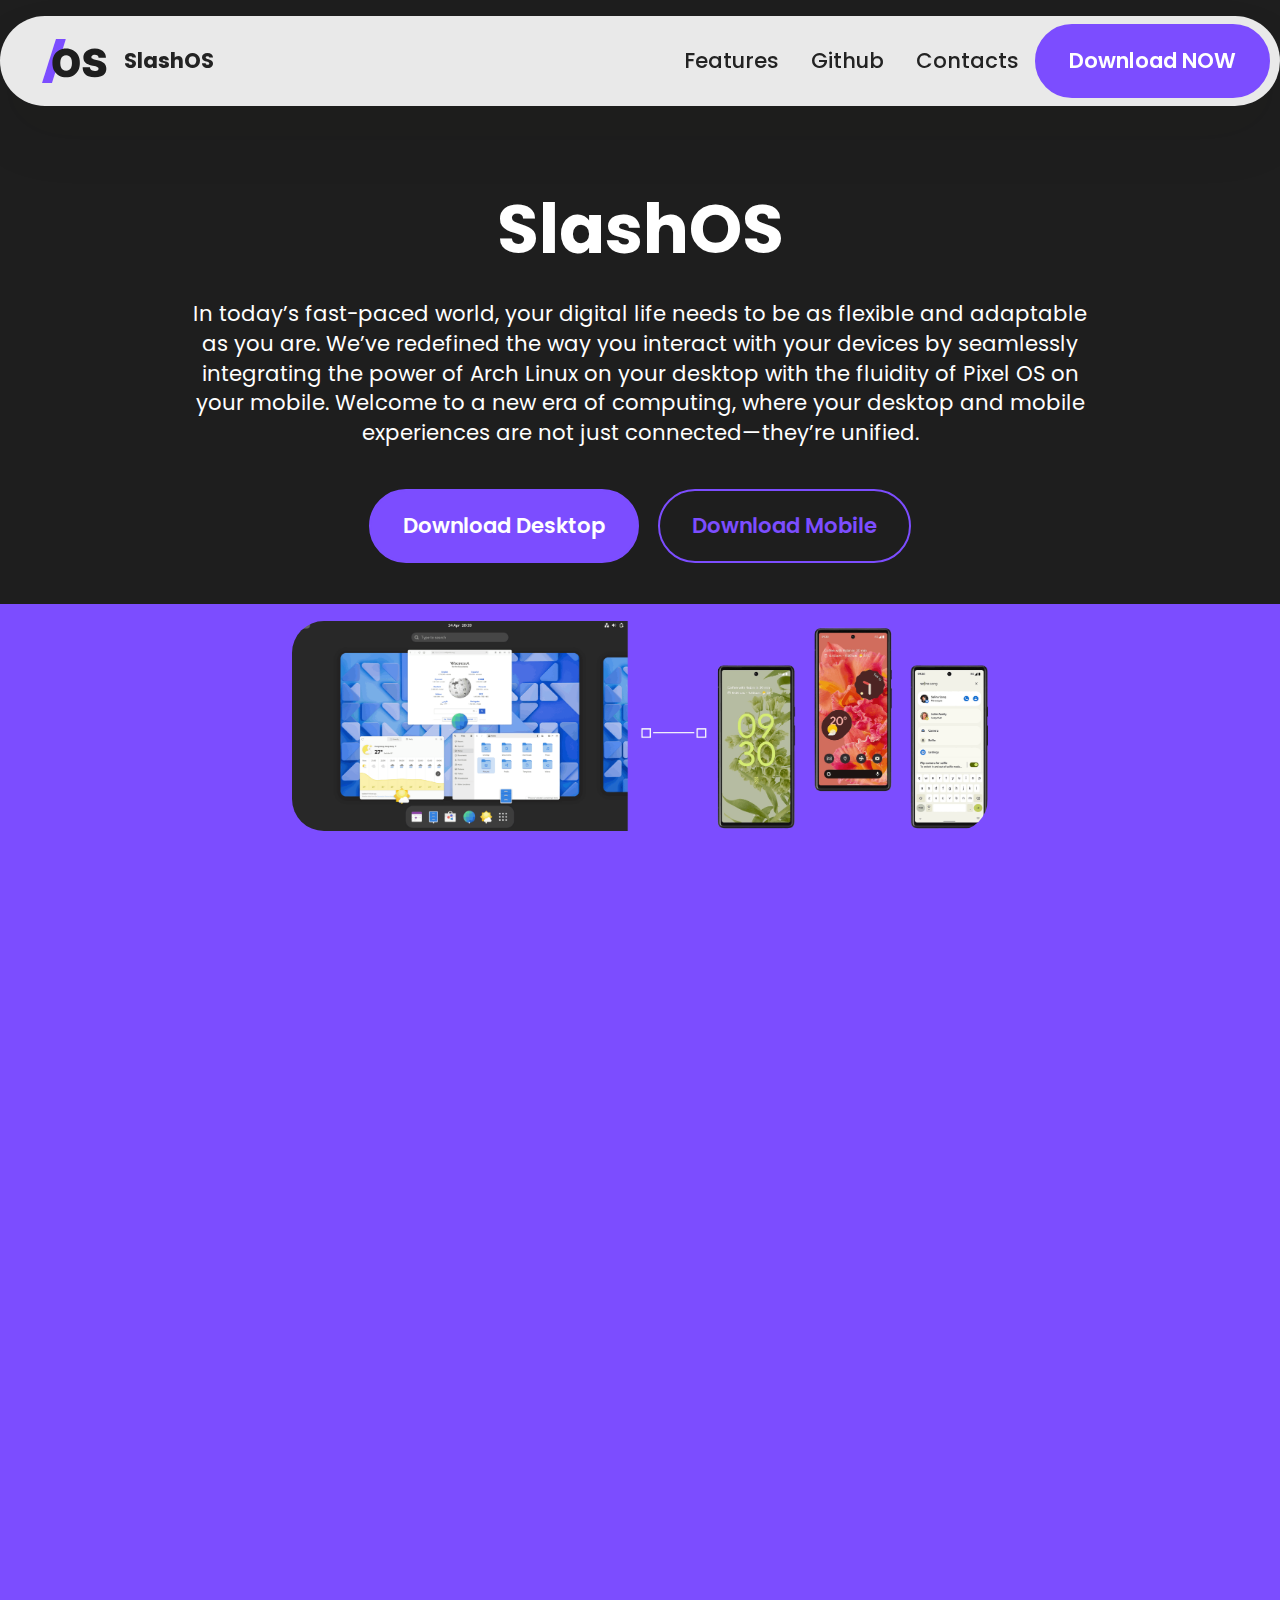
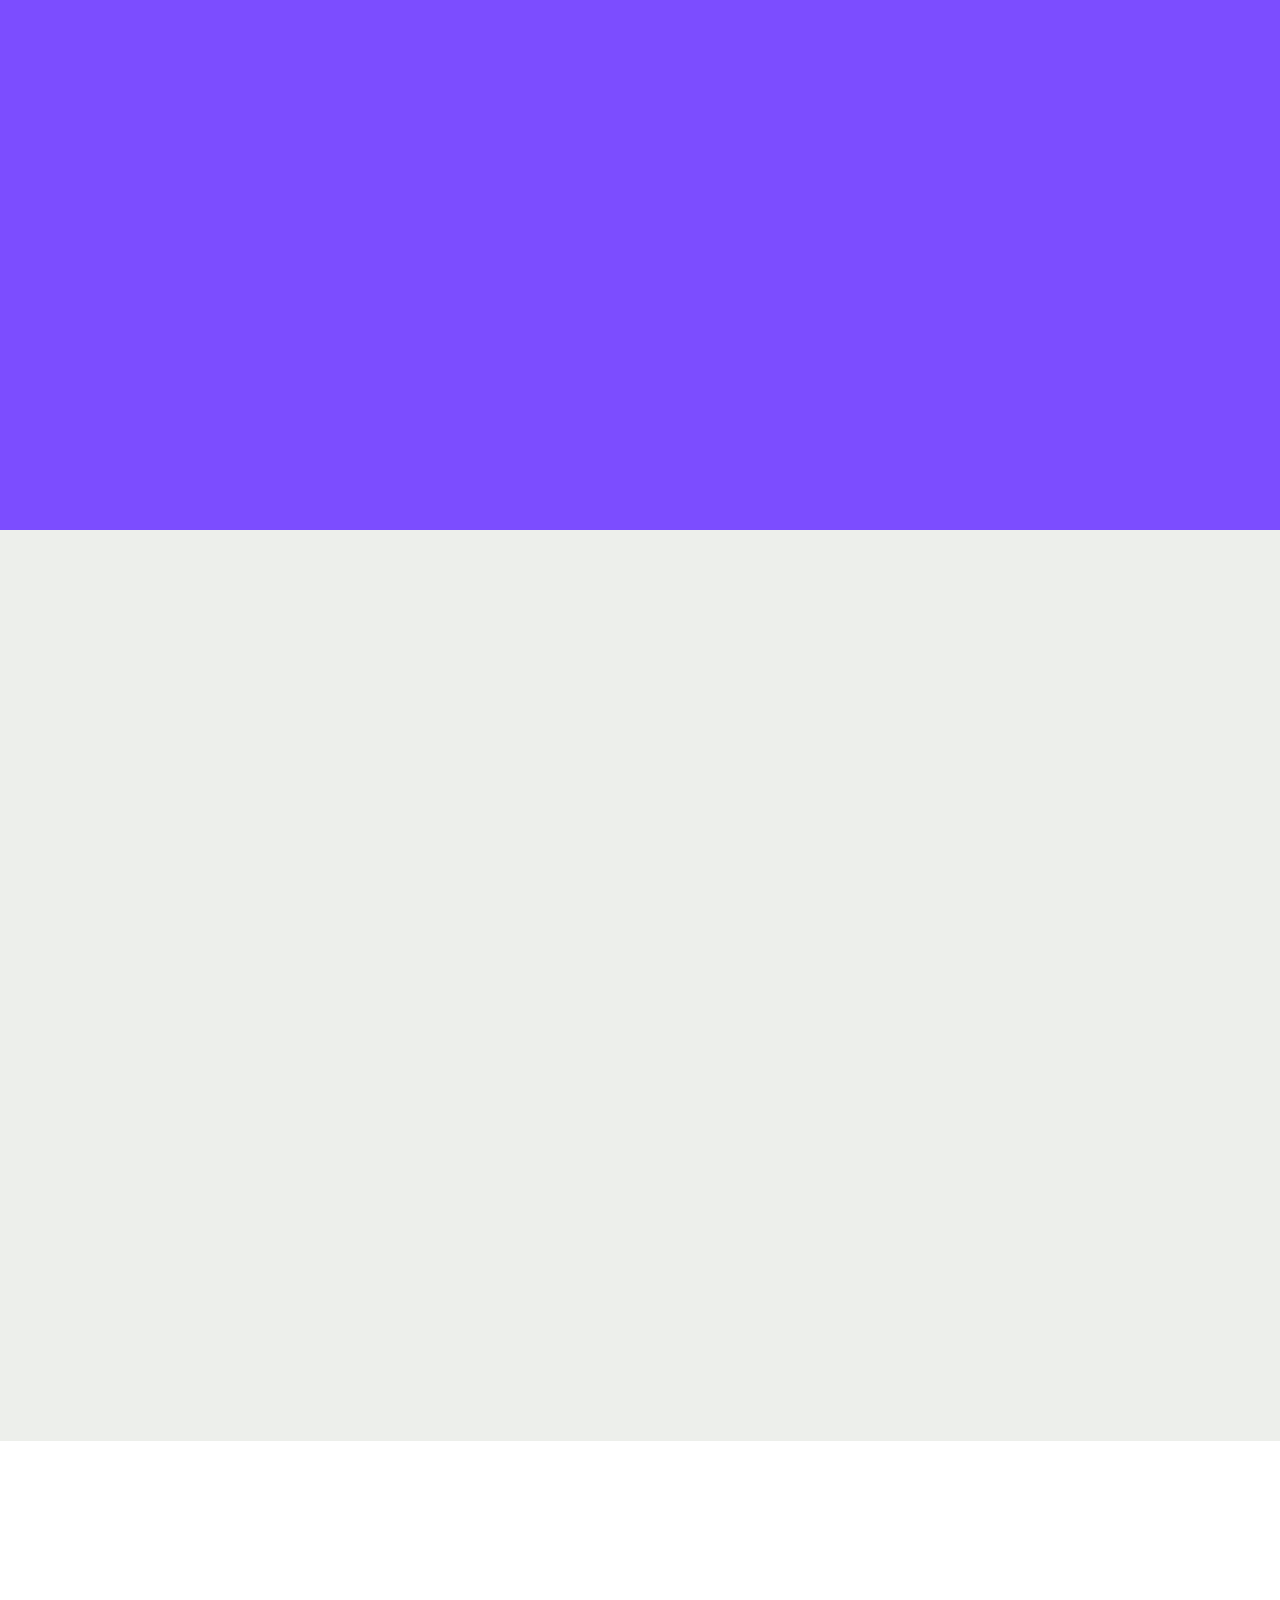
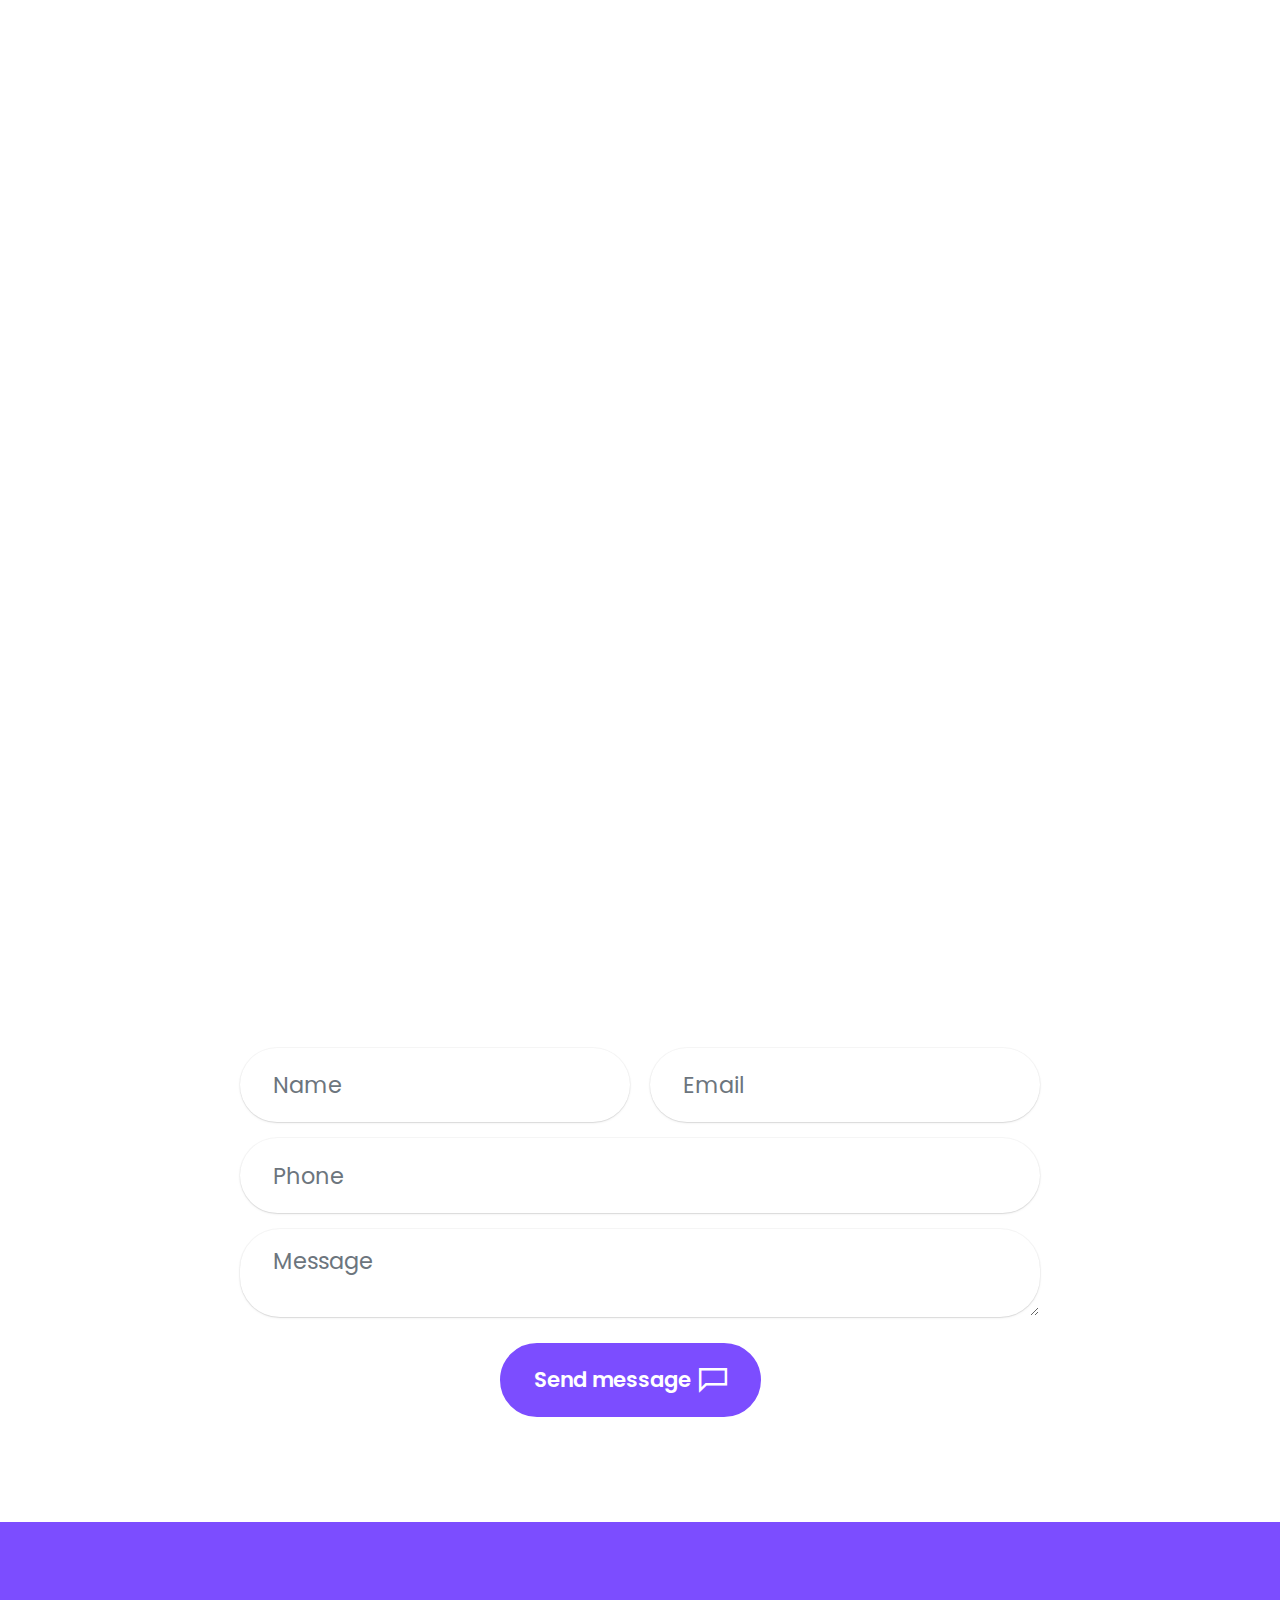
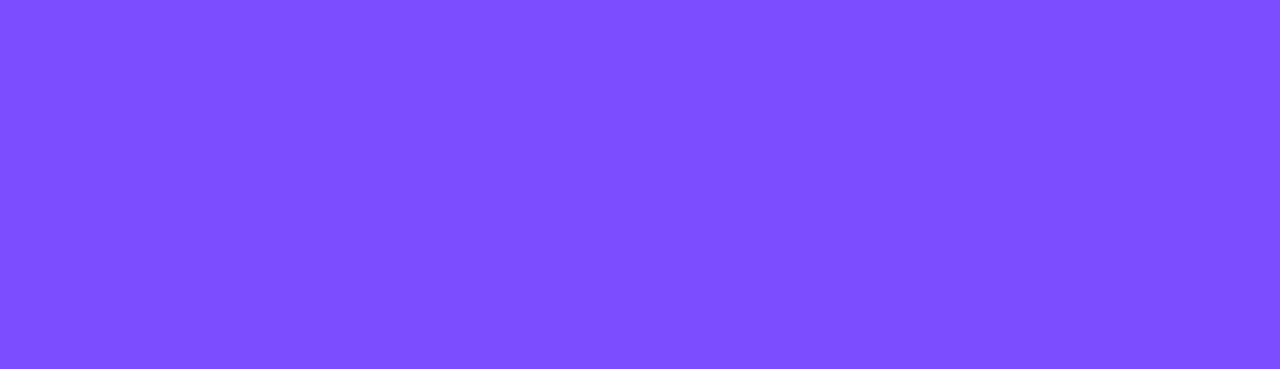
<file: index.html>
<!DOCTYPE html>
<html>
 <head>
  <!-- Site made with Mobirise Website Builder v5.9.13, https://mobirise.com -->
  <meta charset="utf-8"/>
  <meta content="IE=edge" http-equiv="X-UA-Compatible"/>
  <meta content="Mobirise v5.9.13, mobirise.com" name="generator"/>
  <meta content="width=device-width, initial-scale=1, minimum-scale=1" name="viewport"/>
  <link href="assets/images/group-76.svg" rel="shortcut icon" type="image/x-icon"/>
  <meta content="In today&rsquo;s fast-paced world, your digital life needs to be as flexible and adaptable as you are. We&rsquo;ve redefined the way you interact with your devices by seamlessly integrating the power of Arch Linux on your desktop with the fluidity of Pixel OS on your mobile. Welcome to a new era of computing, where your desktop and mobile experiences are not just connected&mdash;they&rsquo;re unified." name="description"/>
  <title>
   SlashOS
  </title>
  <link href="assets/web/assets/mobirise-icons2/mobirise2.css" rel="stylesheet"/>
  <link href="assets/bootstrap/css/bootstrap.min.css" rel="stylesheet"/>
  <link href="assets/bootstrap/css/bootstrap-grid.min.css" rel="stylesheet"/>
  <link href="assets/bootstrap/css/bootstrap-reboot.min.css" rel="stylesheet"/>
  <link href="assets/parallax/jarallax.css" rel="stylesheet"/>
  <link href="assets/animatecss/animate.css" rel="stylesheet"/>
  <link href="assets/dropdown/css/style.css" rel="stylesheet"/>
  <link href="assets/socicon/css/styles.css" rel="stylesheet"/>
  <link href="assets/theme/css/style.css" rel="stylesheet"/>
  <link as="style" href="https://fonts.googleapis.com/css?family=Poppins:100,100i,200,200i,300,300i,400,400i,500,500i,600,600i,700,700i,800,800i,900,900i&amp;display=swap" onload="this.onload=null;this.rel='stylesheet'" rel="preload"/>
  <noscript>
   <link href="https://fonts.googleapis.com/css?family=Poppins:100,100i,200,200i,300,300i,400,400i,500,500i,600,600i,700,700i,800,800i,900,900i&amp;display=swap" rel="stylesheet"/>
  </noscript>
  <link as="style" href="assets/mobirise/css/mbr-additional.css?v=TeQxCo" rel="preload"/>
  <link href="assets/mobirise/css/mbr-additional.css?v=TeQxCo" rel="stylesheet" type="text/css"/>
 </head>
 <body>
  <section class="menu menu2 cid-tJS6tZXiPa" data-bs-version="5.1" id="menu02-0" once="menu">
   <nav class="navbar navbar-dropdown navbar-fixed-top navbar-expand-lg">
    <div class="container">
     <div class="navbar-brand">
      <span class="navbar-logo">
       <a href="index.html#top">
        <img alt="" src="assets/images/group-76.svg" style="height: 2.8rem;"/>
       </a>
      </span>
      <span class="navbar-caption-wrap">
       <a class="navbar-caption text-black text-primary display-4" href="index.html#top">
        SlashOS
       </a>
      </span>
     </div>
     <button aria-controls="navbarNavAltMarkup" aria-expanded="false" aria-label="Toggle navigation" class="navbar-toggler" data-bs-target="#navbarSupportedContent" data-bs-toggle="collapse" data-target="#navbarSupportedContent" data-toggle="collapse" type="button">
      <div class="hamburger">
       <span>
       </span>
       <span>
       </span>
       <span>
       </span>
       <span>
       </span>
      </div>
     </button>
     <div class="collapse navbar-collapse" id="navbarSupportedContent">
      <ul class="navbar-nav nav-dropdown" data-app-modern-menu="true">
       <li class="nav-item">
        <a class="nav-link link text-black text-primary display-4" href="index.html#features04-w">
         Features
        </a>
       </li>
       <li class="nav-item">
        <a aria-expanded="false" class="nav-link link text-black text-primary display-4" href="https://github.com/SlashOS">
         Github
        </a>
       </li>
       <li class="nav-item">
        <a class="nav-link link text-black text-primary display-4" href="index.html#form02-6">
         Contacts
        </a>
       </li>
      </ul>
      <div class="navbar-buttons mbr-section-btn">
       <a class="btn btn-primary display-4" href="index.html#header04-1n">
        Download NOW
       </a>
      </div>
     </div>
    </div>
   </nav>
  </section>
  <section class="header5 cid-tJS6uM4N87" data-bs-version="5.1" id="header05-1">
   <div class="topbg">
   </div>
   <div class="align-center container-fluid">
    <div class="row justify-content-center">
     <div class="col-md-12 col-lg-9">
      <h1 class="mbr-section-title mbr-fonts-style mb-4 display-1">
       <strong>
        SlashOS
       </strong>
      </h1>
      <p class="mbr-text mbr-fonts-style mb-4 display-7">
       In today&rsquo;s fast-paced world, your digital life needs to be as flexible and adaptable as you are. We&rsquo;ve redefined the way you interact with your devices by seamlessly integrating the power of Arch Linux on your desktop with the fluidity of Pixel OS on your mobile. Welcome to a new era of computing, where your desktop and mobile experiences are not just connected&mdash;they&rsquo;re unified.
      </p>
      <div class="mbr-section-btn mt-3">
       <a class="btn btn-primary display-7" href="index.html#header04-1n">
        Download Desktop
       </a>
       <a class="btn btn-primary-outline display-7" href="index.html#header17-1o">
        Download Mobile
       </a>
      </div>
     </div>
    </div>
    <div class="row mt-5 justify-content-center">
     <div class="col-12 col-lg-7">
      <img alt="" src="assets/images/group-78-3815x1150.png" title=""/>
     </div>
    </div>
   </div>
  </section>
  <section class="features4 cid-tMlEXTHLbS" data-bs-version="5.1" id="features04-w">
   <div class="container">
    <div class="row justify-content-center">
     <div class="col-12 content-head">
      <div class="mbr-section-head mb-5">
       <h4 class="mbr-section-title mbr-fonts-style align-center mb-0 display-2">
        <strong>
         Our Features
        </strong>
       </h4>
       <h5 class="mbr-section-subtitle mbr-fonts-style align-center mb-0 mt-4 display-7">
        The best of everything, combined!
       </h5>
      </div>
     </div>
    </div>
    <div class="row">
     <div class="item features-image col-12 col-md-6 col-lg-4">
      <div class="item-wrapper">
       <div class="item-img">
        <img alt="Mobirise Website Builder" src="assets/images/archlinux-816x612.jpg"/>
       </div>
       <div class="item-content">
        <h5 class="item-title mbr-fonts-style display-5">
         <strong>
          Desktop based on Arch Linux
         </strong>
        </h5>
        <p class="mbr-text mbr-fonts-style display-7">
         Arch Linux offers unparalleled control over your desktop environment, allowing you to tailor your system to your exact needs. Whether you&rsquo;re a developer, designer, or power user, Arch&rsquo;s lightweight and highly customizable nature ensures that your desktop works the way you want it to.
        </p>
        <div class="mbr-section-btn item-footer">
         <a class="btn item-btn btn-primary display-7" href="https://archlinux.org/" target="_blank">
          Learn more
         </a>
        </div>
       </div>
      </div>
     </div>
     <div class="item features-image col-12 col-md-6 col-lg-4">
      <div class="item-wrapper">
       <div class="item-img">
        <img alt="Mobirise Website Builder" src="assets/images/83726145-280x280.png"/>
       </div>
       <div class="item-content">
        <h5 class="item-title mbr-fonts-style display-5">
         <strong>
          Mobile based on Pixel OS
         </strong>
        </h5>
        <p class="mbr-text mbr-fonts-style display-7">
         With Pixel OS, your mobile device is more than just a phone&mdash;it&rsquo;s an extension of your desktop. Enjoy the simplicity and responsiveness of Pixel OS, designed to keep you productive on the move, without sacrificing the power you need.
        </p>
        <div class="mbr-section-btn item-footer">
         <a class="btn item-btn btn-primary display-7" href="https://pixelos.net/" target="_blank">
          Learn more
         </a>
        </div>
       </div>
      </div>
     </div>
     <div class="item features-image col-12 col-md-6 col-lg-4">
      <div class="item-wrapper">
       <div class="item-img">
        <img alt="Mobirise Website Builder" src="assets/images/iot-duo-light-1.svg"/>
       </div>
       <div class="item-content">
        <h5 class="item-title mbr-fonts-style display-5">
         <strong>
          Seamless integration
         </strong>
        </h5>
        <p class="mbr-text mbr-fonts-style display-7">
         Automatically sync files, folders, and even clipboard content between your desktop and mobile device. Our integration ensures that your data is always up-to-date and available, wherever you are.
         <br/>
        </p>
        <div class="mbr-section-btn item-footer">
         <a class="btn item-btn btn-primary display-7" href="">
          Learn more
         </a>
        </div>
       </div>
      </div>
     </div>
    </div>
   </div>
  </section>
  <section class="header4 cid-umXwUNqL7J" data-bs-version="5.1" id="header04-1n">
   <div class="container-fluid">
    <div class="row justify-content-center">
     <div class="col-12 col-md">
      <div class="text-wrapper">
       <h2 class="mbr-section-title mb-4 mbr-fonts-style display-2">
        <strong>
         SlashOS Desktop
        </strong>
       </h2>
       <p class="mbr-text mb-4 mbr-fonts-style display-7">
        Step into a world where your desktop is not just a tool, but an extension of your creativity, productivity, and control. Powered by Arch Linux, our desktop environment offers unparalleled customization, performance, and efficiency, giving you the power to shape your computing experience exactly the way you want it.
       </p>
       <div class="mbr-section-btn mb-4">
        <a class="btn btn-primary display-7" href="">
         Download Now!
        </a>
       </div>
      </div>
     </div>
     <div class="mbr-figure col-12 col-md-8">
      <iframe allowfullscreen="" class="mbr-embedded-video" frameborder="0" height="720" src="https://www.youtube.com/embed/qdo5lMR1lX4?rel=0&amp;amp;&amp;showinfo=0&amp;autoplay=0&amp;loop=0" width="1280">
      </iframe>
     </div>
    </div>
   </div>
  </section>
  <section class="header16 cid-umXxchNQmr mbr-fullscreen mbr-parallax-background" data-bs-version="5.1" id="header17-1o">
   <div class="container-fluid">
    <div class="row">
     <div class="content-wrap col-12 col-md-12">
      <h1 class="mbr-section-title mbr-fonts-style mbr-white mb-4 display-1">
       SlashOS Mobile
      </h1>
      <p class="mbr-fonts-style mbr-text mbr-white mb-4 display-7">
       We don't have public releases of the mobile version yet!
      </p>
      <div class="mbr-section-btn">
       <a class="btn btn-primary-outline display-7" href="404.html#header19-1m">
        Learn More
       </a>
      </div>
     </div>
    </div>
   </div>
  </section>
  <section class="form5 cid-tJS9pBcTSa" data-bs-version="5.1" id="form02-6">
   <div class="container">
    <div class="mbr-section-head mb-5">
     <h3 class="mbr-section-title mbr-fonts-style align-center mb-0 display-2">
      <strong>
       Contact Form
      </strong>
     </h3>
     <h4 class="mbr-section-subtitle mbr-fonts-style align-center mb-0 mt-4 display-7">
      To change your notification email, click on any form field below.
      <div>
       The number of submissions is limited to 10 per day without the Form Builder.
      </div>
     </h4>
    </div>
    <div class="row justify-content-center mt-4">
     <div class="col-lg-8 mx-auto mbr-form" data-form-type="formoid">
      <form action="https://mobirise.eu/" class="mbr-form form-with-styler" data-form-title="Form Name" method="POST">
       <input data-form-email="true" name="email" type="hidden" value="7RTz60/qBSKcTTrU770nZ56BqDhAKOI87lr2xknu9c1EMkJ+pRmELgiPJn8LHld6PGcqcYHgebp1P3af9Cq+TwjX4f4+kFBJPECdDOm3en3xnNwt47Z1kf+L1mt9X8KB"/>
       <div class="row">
        <div class="alert alert-success col-12" data-form-alert="" hidden="hidden">
         Thanks for filling out the form!
        </div>
        <div class="alert alert-danger col-12" data-form-alert-danger="" hidden="hidden">
         Oops...! some problem!
        </div>
       </div>
       <div class="dragArea row">
        <div class="col-md col-sm-12 form-group mb-3" data-for="name">
         <input class="form-control" data-form-field="name" id="name-form02-6" name="name" placeholder="Name" type="text" value=""/>
        </div>
        <div class="col-md col-sm-12 form-group mb-3" data-for="email">
         <input class="form-control" data-form-field="email" id="email-form02-6" name="email" placeholder="Email" type="email" value=""/>
        </div>
        <div class="col-12 form-group mb-3" data-for="phone">
         <input class="form-control" data-form-field="phone" id="phone-form02-6" name="phone" placeholder="Phone" type="tel" value=""/>
        </div>
        <div class="col-12 form-group mb-3" data-for="textarea">
         <textarea class="form-control" data-form-field="textarea" id="textarea-form02-6" name="textarea" placeholder="Message"></textarea>
        </div>
        <div class="col-lg-12 col-md-12 col-sm-12 align-center mbr-section-btn">
         <button class="btn btn-primary display-7" type="submit">
          <span class="mobi-mbri mobi-mbri-chat mbr-iconfont mbr-iconfont-btn">
          </span>
          Send message
         </button>
        </div>
       </div>
      </form>
     </div>
    </div>
   </div>
  </section>
  <section class="footer1 programm5 cid-tJS9NNcTLZ" data-bs-version="5.1" id="footer03-8" once="footers">
   <div class="container">
    <div class="row">
     <div class="row-links mb-4">
      <ul class="header-menu">
       <li class="header-menu-item mbr-fonts-style display-5">
        <a class="text-white text-primary" href="index.html#top">
         Home
        </a>
       </li>
       <li class="header-menu-item mbr-fonts-style display-5">
        <a class="text-white text-primary" href="index.html#features04-w">
         Features
        </a>
       </li>
       <li class="header-menu-item mbr-fonts-style display-5">
        <a class="text-white text-primary" href="https://github.com/SlashOS">
         Github
        </a>
       </li>
       <li class="header-menu-item mbr-fonts-style display-5">
        <a class="text-white" href="index.html#form02-6">
         Contacts
        </a>
        &nbsp; &nbsp;
        <a class="text-white text-primary" href="index.html#header04-1n">
         Download
        </a>
       </li>
      </ul>
     </div>
     <div class="col-12">
      <div class="social-row">
       <div class="soc-item">
        <a href="https://discordapp.com/users/768845999594536960" target="_blank">
         <span class="mbr-iconfont display-7 socicon-discord socicon">
         </span>
        </a>
       </div>
       <div class="soc-item">
        <a href="https://x.com/CoderMauro2008" target="_blank">
         <span class="mbr-iconfont socicon-twitter socicon">
         </span>
        </a>
       </div>
       <div class="soc-item">
        <a href="https://www.instagram.com/codermauro/" target="_blank">
         <span class="mbr-iconfont socicon-instagram socicon">
         </span>
        </a>
       </div>
       <div class="soc-item">
        <a href="https://www.tiktok.com/@codermauro" target="_blank">
         <span class="mbr-iconfont socicon-tiktok socicon">
         </span>
        </a>
       </div>
       <div class="soc-item">
        <a href="https://www.youtube.com/@codermauro" target="_blank">
         <span class="mbr-iconfont socicon-youtube socicon">
         </span>
        </a>
       </div>
      </div>
     </div>
     <div class="col-12 mt-5">
      <p class="mbr-fonts-style copyright display-7">
       &copy; Copyright 2024 SlashOS- All Rights Reserved
      </p>
     </div>
    </div>
   </div>
  </section>
  <script src="assets/bootstrap/js/bootstrap.bundle.min.js">
  </script>
  <script src="assets/parallax/jarallax.js">
  </script>
  <script src="assets/smoothscroll/smooth-scroll.js">
  </script>
  <script src="assets/ytplayer/index.js">
  </script>
  <script src="assets/dropdown/js/navbar-dropdown.js">
  </script>
  <script src="assets/theme/js/script.js">
  </script>
  <script src="assets/formoid/formoid.min.js">
  </script>
  <div class="scrollToTop mbr-arrow-up" id="scrollToTop">
   <a style="text-align: center;">
    <i class="mbr-arrow-up-icon mbr-arrow-up-icon-cm cm-icon cm-icon-smallarrow-up">
    </i>
   </a>
  </div>
  <input name="animation" type="hidden"/>
 </body>
</html>
</file>
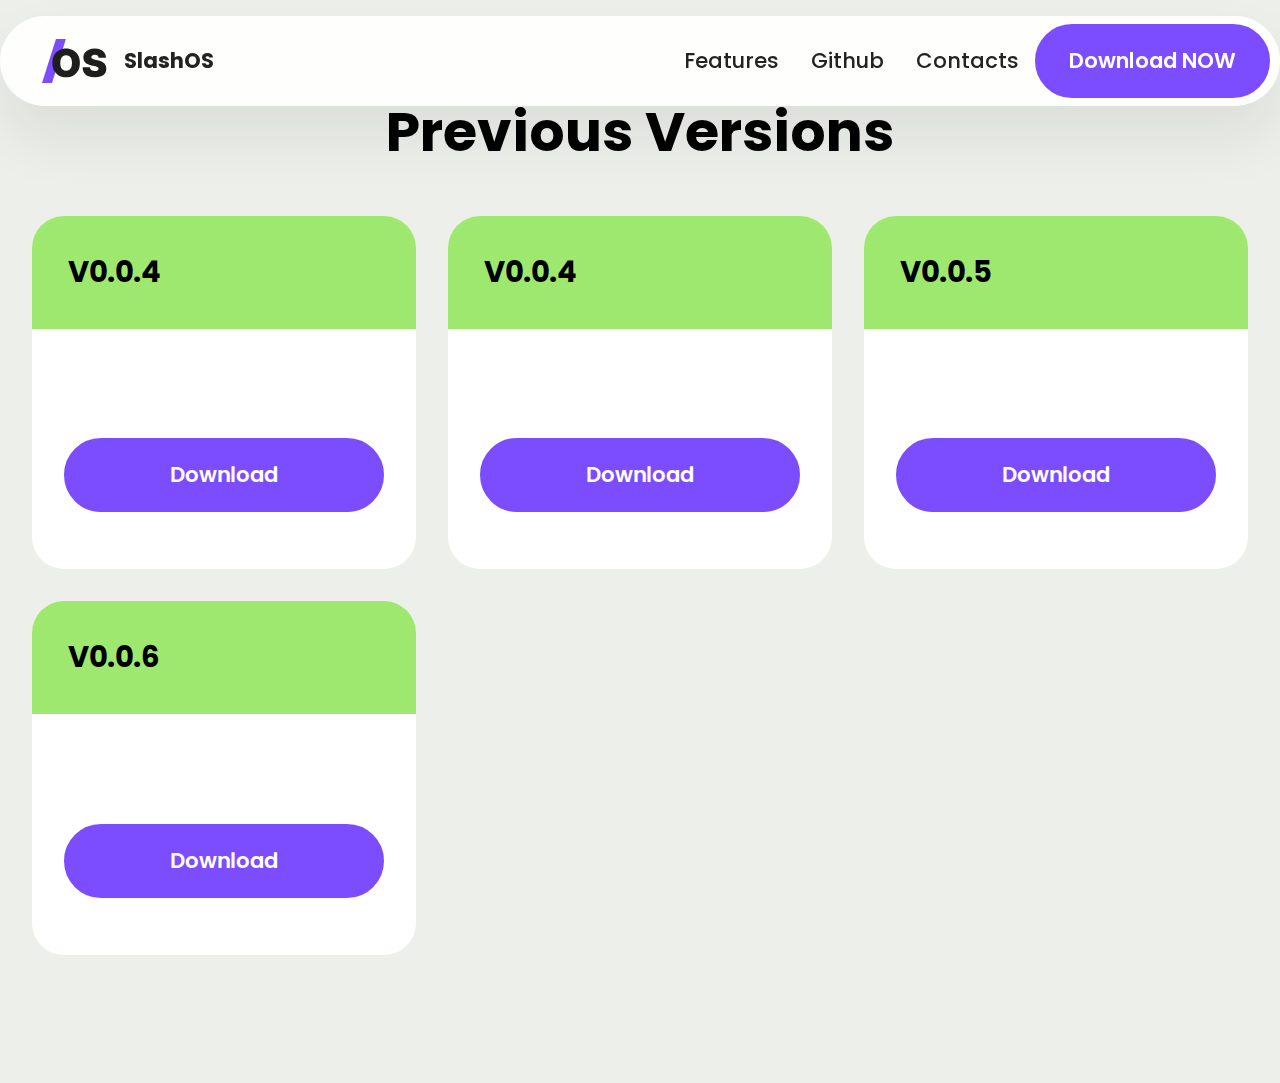
<file: desktophistory.html>
<!DOCTYPE html>
<html>
 <head>
  <!-- Site made with Mobirise Website Builder v5.9.13, https://mobirise.com -->
  <meta charset="utf-8"/>
  <meta content="IE=edge" http-equiv="X-UA-Compatible"/>
  <meta content="Mobirise v5.9.13, mobirise.com" name="generator"/>
  <meta content="width=device-width, initial-scale=1, minimum-scale=1" name="viewport"/>
  <link href="assets/images/group-76.svg" rel="shortcut icon" type="image/x-icon"/>
  <meta content="" name="description"/>
  <title>
   Desktop Version History
  </title>
  <link href="assets/web/assets/mobirise-icons2/mobirise2.css" rel="stylesheet"/>
  <link href="assets/bootstrap/css/bootstrap.min.css" rel="stylesheet"/>
  <link href="assets/bootstrap/css/bootstrap-grid.min.css" rel="stylesheet"/>
  <link href="assets/bootstrap/css/bootstrap-reboot.min.css" rel="stylesheet"/>
  <link href="assets/animatecss/animate.css" rel="stylesheet"/>
  <link href="assets/dropdown/css/style.css" rel="stylesheet"/>
  <link href="assets/theme/css/style.css" rel="stylesheet"/>
  <link as="style" href="https://fonts.googleapis.com/css?family=Poppins:100,100i,200,200i,300,300i,400,400i,500,500i,600,600i,700,700i,800,800i,900,900i&amp;display=swap" onload="this.onload=null;this.rel='stylesheet'" rel="preload"/>
  <noscript>
   <link href="https://fonts.googleapis.com/css?family=Poppins:100,100i,200,200i,300,300i,400,400i,500,500i,600,600i,700,700i,800,800i,900,900i&amp;display=swap" rel="stylesheet"/>
  </noscript>
  <link as="style" href="assets/mobirise/css/mbr-additional.css?v=Z6EAHb" rel="preload"/>
  <link href="assets/mobirise/css/mbr-additional.css?v=Z6EAHb" rel="stylesheet" type="text/css"/>
 </head>
 <body>
  <section class="menu menu2 cid-un9hNVYHAg" data-bs-version="5.1" id="menu02-1w" once="menu">
   <nav class="navbar navbar-dropdown navbar-fixed-top navbar-expand-lg">
    <div class="container">
     <div class="navbar-brand">
      <span class="navbar-logo">
       <a href="index.html#top">
        <img alt="" src="assets/images/group-76.svg" style="height: 2.8rem;"/>
       </a>
      </span>
      <span class="navbar-caption-wrap">
       <a class="navbar-caption text-black text-primary display-4" href="index.html#top">
        SlashOS
       </a>
      </span>
     </div>
     <button aria-controls="navbarNavAltMarkup" aria-expanded="false" aria-label="Toggle navigation" class="navbar-toggler" data-bs-target="#navbarSupportedContent" data-bs-toggle="collapse" data-target="#navbarSupportedContent" data-toggle="collapse" type="button">
      <div class="hamburger">
       <span>
       </span>
       <span>
       </span>
       <span>
       </span>
       <span>
       </span>
      </div>
     </button>
     <div class="collapse navbar-collapse" id="navbarSupportedContent">
      <ul class="navbar-nav nav-dropdown" data-app-modern-menu="true">
       <li class="nav-item">
        <a class="nav-link link text-black text-primary display-4" href="index.html#features04-w">
         Features
        </a>
       </li>
       <li class="nav-item">
        <a aria-expanded="false" class="nav-link link text-black text-primary display-4" href="https://github.com/SlashOS">
         Github
        </a>
       </li>
       <li class="nav-item">
        <a class="nav-link link text-black text-primary display-4" href="index.html#form02-6">
         Contacts
        </a>
       </li>
      </ul>
      <div class="navbar-buttons mbr-section-btn">
       <a class="btn btn-primary display-4" href="index.html#header04-1n">
        Download NOW
       </a>
      </div>
     </div>
    </div>
   </nav>
  </section>
  <section class="pricing03 cid-un9i3LPrvd" data-bs-version="5.1" id="pricing03-1y">
   <div class="container">
    <div class="row justify-content-center">
     <div class="col-12 content-head">
      <div class="mbr-section-head mb-5">
       <h4 class="mbr-section-title mbr-fonts-style align-center mb-0 display-2">
        <strong>
         Previous Versions
        </strong>
       </h4>
      </div>
     </div>
    </div>
    <div class="row">
     <div class="item features-without-image col-12 col-md-6 col-lg-4 item-mb active">
      <div class="item-wrapper">
       <div class="item-head">
        <h5 class="item-title mbr-fonts-style mb-0 display-5">
         <strong>
          V0.0.4
         </strong>
        </h5>
        <h6 class="item-subtitle mbr-fonts-style mb-0 display-7">
        </h6>
       </div>
       <div class="item-content">
        <p class="mbr-text mbr-fonts-style display-7">
        </p>
        <div class="mb-4">
        </div>
        <div class="counter-container mbr-text mbr-fonts-style display-7">
        </div>
       </div>
       <div class="mbr-section-btn item-footer">
        <a class="btn item-btn btn-primary display-7" href="">
         Download
        </a>
       </div>
      </div>
     </div>
     <div class="item features-without-image col-12 col-md-6 col-lg-4 item-mb">
      <div class="item-wrapper">
       <div class="item-head">
        <h5 class="item-title mbr-fonts-style mb-0 display-5">
         <strong>
          V0.0.4
         </strong>
        </h5>
        <h6 class="item-subtitle mbr-fonts-style mb-0 display-7">
        </h6>
       </div>
       <div class="item-content">
        <p class="mbr-text mbr-fonts-style display-7">
        </p>
        <div class="mb-4">
        </div>
        <div class="counter-container mbr-text mbr-fonts-style display-7">
        </div>
       </div>
       <div class="mbr-section-btn item-footer">
        <a class="btn item-btn btn-primary display-7" href="">
         Download
        </a>
       </div>
      </div>
     </div>
     <div class="item features-without-image col-12 col-md-6 col-lg-4 item-mb">
      <div class="item-wrapper">
       <div class="item-head">
        <h5 class="item-title mbr-fonts-style mb-0 display-5">
         <strong>
          V0.0.5
         </strong>
        </h5>
        <h6 class="item-subtitle mbr-fonts-style mt-0 mb-0 display-7">
        </h6>
       </div>
       <div class="item-content">
        <p class="mbr-text mbr-fonts-style display-7">
        </p>
        <div class="mb-4">
        </div>
        <div class="counter-container mbr-text mbr-fonts-style display-7">
        </div>
       </div>
       <div class="mbr-section-btn item-footer">
        <a class="btn item-btn btn-primary display-7" href="">
         Download
        </a>
       </div>
      </div>
     </div>
     <div class="item features-without-image col-12 col-md-6 col-lg-4 item-mb">
      <div class="item-wrapper">
       <div class="item-head">
        <h5 class="item-title mbr-fonts-style mb-0 display-5">
         <strong>
          V0.0.6
         </strong>
        </h5>
        <h6 class="item-subtitle mbr-fonts-style mt-0 mb-0 display-7">
        </h6>
       </div>
       <div class="item-content">
        <p class="mbr-text mbr-fonts-style display-7">
        </p>
        <div class="mb-4">
        </div>
        <div class="counter-container mbr-text mbr-fonts-style display-7">
        </div>
       </div>
       <div class="mbr-section-btn item-footer">
        <a class="btn item-btn btn-primary display-7" href="">
         Download
        </a>
       </div>
      </div>
     </div>
    </div>
   </div>
  </section>
  <script src="assets/bootstrap/js/bootstrap.bundle.min.js">
  </script>
  <script src="assets/smoothscroll/smooth-scroll.js">
  </script>
  <script src="assets/ytplayer/index.js">
  </script>
  <script src="assets/dropdown/js/navbar-dropdown.js">
  </script>
  <script src="assets/theme/js/script.js">
  </script>
  <div class="scrollToTop mbr-arrow-up" id="scrollToTop">
   <a style="text-align: center;">
    <i class="mbr-arrow-up-icon mbr-arrow-up-icon-cm cm-icon cm-icon-smallarrow-up">
    </i>
   </a>
  </div>
  <input name="animation" type="hidden"/>
 </body>
</html>
</file>
<file: assets/web/assets/mobirise-icons2/mobirise2.css>
@font-face {
  font-family: 'Moririse2';
  font-display: swap;
  src:  url('mobirise2.eot?f2bix4');
  src:  url('mobirise2.eot?f2bix4#iefix') format('embedded-opentype'),
    url('mobirise2.ttf?f2bix4') format('truetype'),
    url('mobirise2.woff?f2bix4') format('woff'),
    url('mobirise2.svg?f2bix4#mobirise2') format('svg');
  font-weight: normal;
  font-style: normal;
}

[class^="mobi-"], [class*=" mobi-"] {
  /* use !important to prevent issues with browser extensions that change fonts */
  font-family: 'Moririse2' !important;
  speak: none;
  font-style: normal;
  font-weight: normal;
  font-variant: normal;
  text-transform: none;
  line-height: 1;

  /* Better Font Rendering =========== */
  -webkit-font-smoothing: antialiased;
  -moz-osx-font-smoothing: grayscale;
}

.mobi-mbri-add-submenu:before {
  content: "\e900";
}
.mobi-mbri-alert:before {
  content: "\e901";
}
.mobi-mbri-align-center:before {
  content: "\e902";
}
.mobi-mbri-align-justify:before {
  content: "\e903";
}
.mobi-mbri-align-left:before {
  content: "\e904";
}
.mobi-mbri-align-right:before {
  content: "\e905";
}
.mobi-mbri-android:before {
  content: "\e906";
}
.mobi-mbri-apple:before {
  content: "\e907";
}
.mobi-mbri-arrow-down:before {
  content: "\e908";
}
.mobi-mbri-arrow-next:before {
  content: "\e909";
}
.mobi-mbri-arrow-prev:before {
  content: "\e90a";
}
.mobi-mbri-arrow-up:before {
  content: "\e90b";
}
.mobi-mbri-bold:before {
  content: "\e90c";
}
.mobi-mbri-bookmark:before {
  content: "\e90d";
}
.mobi-mbri-bootstrap:before {
  content: "\e90e";
}
.mobi-mbri-briefcase:before {
  content: "\e90f";
}
.mobi-mbri-browse:before {
  content: "\e910";
}
.mobi-mbri-bulleted-list:before {
  content: "\e911";
}
.mobi-mbri-calendar:before {
  content: "\e912";
}
.mobi-mbri-camera:before {
  content: "\e913";
}
.mobi-mbri-cart-add:before {
  content: "\e914";
}
.mobi-mbri-cart-full:before {
  content: "\e915";
}
.mobi-mbri-cash:before {
  content: "\e916";
}
.mobi-mbri-change-style:before {
  content: "\e917";
}
.mobi-mbri-chat:before {
  content: "\e918";
}
.mobi-mbri-clock:before {
  content: "\e919";
}
.mobi-mbri-close:before {
  content: "\e91a";
}
.mobi-mbri-cloud:before {
  content: "\e91b";
}
.mobi-mbri-code:before {
  content: "\e91c";
}
.mobi-mbri-contact-form:before {
  content: "\e91d";
}
.mobi-mbri-credit-card:before {
  content: "\e91e";
}
.mobi-mbri-cursor-click:before {
  content: "\e91f";
}
.mobi-mbri-cust-feedback:before {
  content: "\e920";
}
.mobi-mbri-database:before {
  content: "\e921";
}
.mobi-mbri-delivery:before {
  content: "\e922";
}
.mobi-mbri-desktop:before {
  content: "\e923";
}
.mobi-mbri-devices:before {
  content: "\e924";
}
.mobi-mbri-down:before {
  content: "\e925";
}
.mobi-mbri-download-2:before {
  content: "\e926";
}
.mobi-mbri-download:before {
  content: "\e927";
}
.mobi-mbri-drag-n-drop-2:before {
  content: "\e928";
}
.mobi-mbri-drag-n-drop:before {
  content: "\e929";
}
.mobi-mbri-edit-2:before {
  content: "\e92a";
}
.mobi-mbri-edit:before {
  content: "\e92b";
}
.mobi-mbri-error:before {
  content: "\e92c";
}
.mobi-mbri-extension:before {
  content: "\e92d";
}
.mobi-mbri-features:before {
  content: "\e92e";
}
.mobi-mbri-file:before {
  content: "\e92f";
}
.mobi-mbri-flag:before {
  content: "\e930";
}
.mobi-mbri-folder:before {
  content: "\e931";
}
.mobi-mbri-gift:before {
  content: "\e932";
}
.mobi-mbri-github:before {
  content: "\e933";
}
.mobi-mbri-globe-2:before {
  content: "\e934";
}
.mobi-mbri-globe:before {
  content: "\e935";
}
.mobi-mbri-growing-chart:before {
  content: "\e936";
}
.mobi-mbri-hearth:before {
  content: "\e937";
}
.mobi-mbri-help:before {
  content: "\e938";
}
.mobi-mbri-home:before {
  content: "\e939";
}
.mobi-mbri-hot-cup:before {
  content: "\e93a";
}
.mobi-mbri-idea:before {
  content: "\e93b";
}
.mobi-mbri-image-gallery:before {
  content: "\e93c";
}
.mobi-mbri-image-slider:before {
  content: "\e93d";
}
.mobi-mbri-info:before {
  content: "\e93e";
}
.mobi-mbri-italic:before {
  content: "\e93f";
}
.mobi-mbri-key:before {
  content: "\e940";
}
.mobi-mbri-laptop:before {
  content: "\e941";
}
.mobi-mbri-layers:before {
  content: "\e942";
}
.mobi-mbri-left-right:before {
  content: "\e943";
}
.mobi-mbri-left:before {
  content: "\e944";
}
.mobi-mbri-letter:before {
  content: "\e945";
}
.mobi-mbri-like:before {
  content: "\e946";
}
.mobi-mbri-link:before {
  content: "\e947";
}
.mobi-mbri-lock:before {
  content: "\e948";
}
.mobi-mbri-login:before {
  content: "\e949";
}
.mobi-mbri-logout:before {
  content: "\e94a";
}
.mobi-mbri-magic-stick:before {
  content: "\e94b";
}
.mobi-mbri-map-pin:before {
  content: "\e94c";
}
.mobi-mbri-menu:before {
  content: "\e94d";
}
.mobi-mbri-mobile-2:before {
  content: "\e94e";
}
.mobi-mbri-mobile-horizontal:before {
  content: "\e94f";
}
.mobi-mbri-mobile:before {
  content: "\e950";
}
.mobi-mbri-mobirise:before {
  content: "\e951";
}
.mobi-mbri-more-horizontal:before {
  content: "\e952";
}
.mobi-mbri-more-vertical:before {
  content: "\e953";
}
.mobi-mbri-music:before {
  content: "\e954";
}
.mobi-mbri-new-file:before {
  content: "\e955";
}
.mobi-mbri-numbered-list:before {
  content: "\e956";
}
.mobi-mbri-opened-folder:before {
  content: "\e957";
}
.mobi-mbri-pages:before {
  content: "\e958";
}
.mobi-mbri-paper-plane:before {
  content: "\e959";
}
.mobi-mbri-paperclip:before {
  content: "\e95a";
}
.mobi-mbri-phone:before {
  content: "\e95b";
}
.mobi-mbri-photo:before {
  content: "\e95c";
}
.mobi-mbri-photos:before {
  content: "\e95d";
}
.mobi-mbri-pin:before {
  content: "\e95e";
}
.mobi-mbri-play:before {
  content: "\e95f";
}
.mobi-mbri-plus:before {
  content: "\e960";
}
.mobi-mbri-preview:before {
  content: "\e961";
}
.mobi-mbri-print:before {
  content: "\e962";
}
.mobi-mbri-protect:before {
  content: "\e963";
}
.mobi-mbri-question:before {
  content: "\e964";
}
.mobi-mbri-quote-left:before {
  content: "\e965";
}
.mobi-mbri-quote-right:before {
  content: "\e966";
}
.mobi-mbri-redo:before {
  content: "\e967";
}
.mobi-mbri-refresh:before {
  content: "\e968";
}
.mobi-mbri-responsive-2:before {
  content: "\e969";
}
.mobi-mbri-responsive:before {
  content: "\e96a";
}
.mobi-mbri-right:before {
  content: "\e96b";
}
.mobi-mbri-rocket:before {
  content: "\e96c";
}
.mobi-mbri-sad-face:before {
  content: "\e96d";
}
.mobi-mbri-sale:before {
  content: "\e96e";
}
.mobi-mbri-save:before {
  content: "\e96f";
}
.mobi-mbri-search:before {
  content: "\e970";
}
.mobi-mbri-setting-2:before {
  content: "\e971";
}
.mobi-mbri-setting-3:before {
  content: "\e972";
}
.mobi-mbri-setting:before {
  content: "\e973";
}
.mobi-mbri-share:before {
  content: "\e974";
}
.mobi-mbri-shopping-bag:before {
  content: "\e975";
}
.mobi-mbri-shopping-basket:before {
  content: "\e976";
}
.mobi-mbri-shopping-cart:before {
  content: "\e977";
}
.mobi-mbri-sites:before {
  content: "\e978";
}
.mobi-mbri-smile-face:before {
  content: "\e979";
}
.mobi-mbri-speed:before {
  content: "\e97a";
}
.mobi-mbri-star:before {
  content: "\e97b";
}
.mobi-mbri-success:before {
  content: "\e97c";
}
.mobi-mbri-sun:before {
  content: "\e97d";
}
.mobi-mbri-sun2:before {
  content: "\e97e";
}
.mobi-mbri-tablet-vertical:before {
  content: "\e97f";
}
.mobi-mbri-tablet:before {
  content: "\e980";
}
.mobi-mbri-target:before {
  content: "\e981";
}
.mobi-mbri-timer:before {
  content: "\e982";
}
.mobi-mbri-to-ftp:before {
  content: "\e983";
}
.mobi-mbri-to-local-drive:before {
  content: "\e984";
}
.mobi-mbri-touch-swipe:before {
  content: "\e985";
}
.mobi-mbri-touch:before {
  content: "\e986";
}
.mobi-mbri-trash:before {
  content: "\e987";
}
.mobi-mbri-underline:before {
  content: "\e988";
}
.mobi-mbri-undo:before {
  content: "\e989";
}
.mobi-mbri-unlink:before {
  content: "\e98a";
}
.mobi-mbri-unlock:before {
  content: "\e98b";
}
.mobi-mbri-up-down:before {
  content: "\e98c";
}
.mobi-mbri-up:before {
  content: "\e98d";
}
.mobi-mbri-update:before {
  content: "\e98e";
}
.mobi-mbri-upload-2:before {
  content: "\e98f";
}
.mobi-mbri-upload:before {
  content: "\e990";
}
.mobi-mbri-user-2:before {
  content: "\e991";
}
.mobi-mbri-user:before {
  content: "\e992";
}
.mobi-mbri-users:before {
  content: "\e993";
}
.mobi-mbri-video-play:before {
  content: "\e994";
}
.mobi-mbri-video:before {
  content: "\e995";
}
.mobi-mbri-watch:before {
  content: "\e996";
}
.mobi-mbri-website-theme-2:before {
  content: "\e997";
}
.mobi-mbri-website-theme:before {
  content: "\e998";
}
.mobi-mbri-wifi:before {
  content: "\e999";
}
.mobi-mbri-windows:before {
  content: "\e99a";
}
.mobi-mbri-zoom-in:before {
  content: "\e99b";
}
.mobi-mbri-zoom-out:before {
  content: "\e99c";
}
</file>
<file: assets/parallax/jarallax.css>
.jarallax {
    position: relative;
    z-index: 0;
}
.jarallax > .jarallax-img {
    position: absolute;
    object-fit: cover;
    /* support for plugin https://github.com/bfred-it/object-fit-images */
    font-family: 'object-fit: cover;';
    top: 0;
    left: 0;
    width: 100%;
    height: 100%;
    z-index: -1;
}
</file>
<file: assets/dropdown/css/style.css>
.navbar-dropdown {
  left: 0;
  padding: 0;
  position: absolute;
  right: 0;
  top: 0;
  transition: all 0.45s ease;
  z-index: 1030;
  background: #282828; }
  .navbar-dropdown .navbar-logo {
    margin-right: 0.8rem;
    transition: margin 0.3s ease-in-out;
    vertical-align: middle; }
    .navbar-dropdown .navbar-logo img {
      height: 3.125rem;
      transition: all 0.3s ease-in-out; }
    .navbar-dropdown .navbar-logo.mbr-iconfont {
      font-size: 3.125rem;
      line-height: 3.125rem; }
  .navbar-dropdown .navbar-caption {
    font-weight: 700;
    white-space: normal;
    vertical-align: -4px;
    line-height: 3.125rem !important; }
    .navbar-dropdown .navbar-caption, .navbar-dropdown .navbar-caption:hover {
      color: inherit;
      text-decoration: none; }
  .navbar-dropdown .mbr-iconfont + .navbar-caption {
    vertical-align: -1px; }
  .navbar-dropdown.navbar-fixed-top {
    position: fixed; }
  .navbar-dropdown .navbar-brand span {
    vertical-align: -4px; }
  .navbar-dropdown.bg-color.transparent {
    background: none; }
  .navbar-dropdown.navbar-short .navbar-brand {
    padding: 0.625rem 0; }
    .navbar-dropdown.navbar-short .navbar-brand span {
      vertical-align: -1px; }
  .navbar-dropdown.navbar-short .navbar-caption {
    line-height: 2.375rem !important;
    vertical-align: -2px; }
  .navbar-dropdown.navbar-short .navbar-logo {
    margin-right: 0.5rem; }
    .navbar-dropdown.navbar-short .navbar-logo img {
      height: 2.375rem; }
    .navbar-dropdown.navbar-short .navbar-logo.mbr-iconfont {
      font-size: 2.375rem;
      line-height: 2.375rem; }
  .navbar-dropdown.navbar-short .mbr-table-cell {
    height: 3.625rem; }
  .navbar-dropdown .navbar-close {
    left: 0.6875rem;
    position: fixed;
    top: 0.75rem;
    z-index: 1000; }
  .navbar-dropdown .hamburger-icon {
    content: "";
    display: inline-block;
    vertical-align: middle;
    width: 16px;
    -webkit-box-shadow: 0 -6px 0 1px #282828,0 0 0 1px #282828,0 6px 0 1px #282828;
    -moz-box-shadow: 0 -6px 0 1px #282828,0 0 0 1px #282828,0 6px 0 1px #282828;
    box-shadow: 0 -6px 0 1px #282828,0 0 0 1px #282828,0 6px 0 1px #282828; }

.dropdown-menu .dropdown-toggle[data-toggle="dropdown-submenu"]::after {
  border-bottom: 0.35em solid transparent;
  border-left: 0.35em solid;
  border-right: 0;
  border-top: 0.35em solid transparent;
  margin-left: 0.3rem; }

.dropdown-menu .dropdown-item:focus {
  outline: 0; }

.nav-dropdown {
  font-size: 0.75rem;
  font-weight: 500;
  height: auto !important; }
  .nav-dropdown .nav-btn {
    padding-left: 1rem; }
  .nav-dropdown .link {
    margin: .667em 1.667em;
    font-weight: 500;
    padding: 0;
    transition: color .2s ease-in-out; }
    .nav-dropdown .link.dropdown-toggle {
      margin-right: 2.583em; }
      .nav-dropdown .link.dropdown-toggle::after {
        margin-left: .25rem;
        border-top: 0.35em solid;
        border-right: 0.35em solid transparent;
        border-left: 0.35em solid transparent;
        border-bottom: 0; }
      .nav-dropdown .link.dropdown-toggle[aria-expanded="true"] {
        margin: 0;
        padding: 0.667em 3.263em  0.667em 1.667em; }
  .nav-dropdown .link::after,
  .nav-dropdown .dropdown-item::after {
    color: inherit; }
  .nav-dropdown .btn {
    font-size: 0.75rem;
    font-weight: 700;
    letter-spacing: 0;
    margin-bottom: 0;
    padding-left: 1.25rem;
    padding-right: 1.25rem; }
  .nav-dropdown .dropdown-menu {
    border-radius: 0;
    border: 0;
    left: 0;
    margin: 0;
    padding-bottom: 1.25rem;
    padding-top: 1.25rem;
    position: relative; }
  .nav-dropdown .dropdown-submenu {
    margin-left: 0.125rem;
    top: 0; }
  .nav-dropdown .dropdown-item {
    font-weight: 500;
    line-height: 2;
    padding: 0.3846em 4.615em 0.3846em 1.5385em;
    position: relative;
    transition: color .2s ease-in-out, background-color .2s ease-in-out; }
    .nav-dropdown .dropdown-item::after {
      margin-top: -0.3077em;
      position: absolute;
      right: 1.1538em;
      top: 50%; }
    .nav-dropdown .dropdown-item:focus, .nav-dropdown .dropdown-item:hover {
      background: none; }

@media (max-width: 767px) {
  .nav-dropdown.navbar-toggleable-sm {
    bottom: 0;
    display: none;
    left: 0;
    overflow-x: hidden;
    position: fixed;
    top: 0;
    transform: translateX(-100%);
    -ms-transform: translateX(-100%);
    -webkit-transform: translateX(-100%);
    width: 18.75rem;
    z-index: 999; } }
.nav-dropdown.navbar-toggleable-xl {
  bottom: 0;
  display: none;
  left: 0;
  overflow-x: hidden;
  position: fixed;
  top: 0;
  transform: translateX(-100%);
  -ms-transform: translateX(-100%);
  -webkit-transform: translateX(-100%);
  width: 18.75rem;
  z-index: 999; }

.nav-dropdown-sm {
  display: block !important;
  overflow-x: hidden;
  overflow: auto;
  padding-top: 3.875rem; }
  .nav-dropdown-sm::after {
    content: "";
    display: block;
    height: 3rem;
    width: 100%; }
  .nav-dropdown-sm.collapse.in ~ .navbar-close {
    display: block !important; }
  .nav-dropdown-sm.collapsing, .nav-dropdown-sm.collapse.in {
    transform: translateX(0);
    -ms-transform: translateX(0);
    -webkit-transform: translateX(0);
    transition: all 0.25s ease-out;
    -webkit-transition: all 0.25s ease-out;
    background: #282828; }
  .nav-dropdown-sm.collapsing[aria-expanded="false"] {
    transform: translateX(-100%);
    -ms-transform: translateX(-100%);
    -webkit-transform: translateX(-100%); }
  .nav-dropdown-sm .nav-item {
    display: block;
    margin-left: 0 !important;
    padding-left: 0; }
  .nav-dropdown-sm .link,
  .nav-dropdown-sm .dropdown-item {
    border-top: 1px dotted rgba(255, 255, 255, 0.1);
    font-size: 0.8125rem;
    line-height: 1.6;
    margin: 0 !important;
    padding: 0.875rem 2.4rem 0.875rem 1.5625rem !important;
    position: relative;
    white-space: normal; }
    .nav-dropdown-sm .link:focus, .nav-dropdown-sm .link:hover,
    .nav-dropdown-sm .dropdown-item:focus,
    .nav-dropdown-sm .dropdown-item:hover {
      background: rgba(0, 0, 0, 0.2) !important;
      color: #c0a375; }
  .nav-dropdown-sm .nav-btn {
    position: relative;
    padding: 1.5625rem 1.5625rem 0 1.5625rem; }
    .nav-dropdown-sm .nav-btn::before {
      border-top: 1px dotted rgba(255, 255, 255, 0.1);
      content: "";
      left: 0;
      position: absolute;
      top: 0;
      width: 100%; }
    .nav-dropdown-sm .nav-btn + .nav-btn {
      padding-top: 0.625rem; }
      .nav-dropdown-sm .nav-btn + .nav-btn::before {
        display: none; }
  .nav-dropdown-sm .btn {
    padding: 0.625rem 0; }
  .nav-dropdown-sm .dropdown-toggle[data-toggle="dropdown-submenu"]::after {
    margin-left: .25rem;
    border-top: 0.35em solid;
    border-right: 0.35em solid transparent;
    border-left: 0.35em solid transparent;
    border-bottom: 0; }
  .nav-dropdown-sm .dropdown-toggle[data-toggle="dropdown-submenu"][aria-expanded="true"]::after {
    border-top: 0;
    border-right: 0.35em solid transparent;
    border-left: 0.35em solid transparent;
    border-bottom: 0.35em solid; }
  .nav-dropdown-sm .dropdown-menu {
    margin: 0;
    padding: 0;
    position: relative;
    top: 0;
    left: 0;
    width: 100%;
    border: 0;
    float: none;
    border-radius: 0;
    background: none; }
  .nav-dropdown-sm .dropdown-submenu {
    left: 100%;
    margin-left: 0.125rem;
    margin-top: -1.25rem;
    top: 0; }

.navbar-toggleable-sm .nav-dropdown .dropdown-menu {
  position: absolute; }

.navbar-toggleable-sm .nav-dropdown .dropdown-submenu {
  left: 100%;
  margin-left: 0.125rem;
  margin-top: -1.25rem;
  top: 0; }

.navbar-toggleable-sm.opened .nav-dropdown .dropdown-menu {
  position: relative; }

.navbar-toggleable-sm.opened .nav-dropdown .dropdown-submenu {
  left: 0;
  margin-left: 00rem;
  margin-top: 0rem;
  top: 0; }

.is-builder .nav-dropdown.collapsing {
  transition: none !important; }
</file>
<file: assets/socicon/css/styles.css>
@charset "UTF-8";

@font-face {
  font-family: 'Socicon';
  src:  url('../fonts/socicon.eot');
  src:  url('../fonts/socicon.eot?#iefix') format('embedded-opentype'),
    url('../fonts/socicon.woff2') format('woff2'),
    url('../fonts/socicon.ttf') format('truetype'),
    url('../fonts/socicon.woff') format('woff'),
    url('../fonts/socicon.svg#socicon') format('svg');
  font-weight: normal;
  font-style: normal;
  font-display: swap;
}

[data-icon]:before {
  font-family: "socicon" !important;
  content: attr(data-icon);
  font-style: normal !important;
  font-weight: normal !important;
  font-variant: normal !important;
  text-transform: none !important;
  speak: none;
  line-height: 1;
  -webkit-font-smoothing: antialiased;
  -moz-osx-font-smoothing: grayscale;
}

[class^="socicon-"], [class*=" socicon-"] {
  /* use !important to prevent issues with browser extensions that change fonts */
  font-family: 'Socicon' !important;
  speak: none;
  font-style: normal;
  font-weight: normal;
  font-variant: normal;
  text-transform: none;
  line-height: 1;

  /* Better Font Rendering =========== */
  -webkit-font-smoothing: antialiased;
  -moz-osx-font-smoothing: grayscale;
}

.socicon-eitaa:before {
  content: "\e97c";
}
.socicon-soroush:before {
  content: "\e97d";
}
.socicon-bale:before {
  content: "\e97e";
}
.socicon-zazzle:before {
  content: "\e97b";
}
.socicon-society6:before {
  content: "\e97a";
}
.socicon-redbubble:before {
  content: "\e979";
}
.socicon-avvo:before {
  content: "\e978";
}
.socicon-stitcher:before {
  content: "\e977";
}
.socicon-googlehangouts:before {
  content: "\e974";
}
.socicon-dlive:before {
  content: "\e975";
}
.socicon-vsco:before {
  content: "\e976";
}
.socicon-flipboard:before {
  content: "\e973";
}
.socicon-ubuntu:before {
  content: "\e958";
}
.socicon-artstation:before {
  content: "\e959";
}
.socicon-invision:before {
  content: "\e95a";
}
.socicon-torial:before {
  content: "\e95b";
}
.socicon-collectorz:before {
  content: "\e95c";
}
.socicon-seenthis:before {
  content: "\e95d";
}
.socicon-googleplaymusic:before {
  content: "\e95e";
}
.socicon-debian:before {
  content: "\e95f";
}
.socicon-filmfreeway:before {
  content: "\e960";
}
.socicon-gnome:before {
  content: "\e961";
}
.socicon-itchio:before {
  content: "\e962";
}
.socicon-jamendo:before {
  content: "\e963";
}
.socicon-mix:before {
  content: "\e964";
}
.socicon-sharepoint:before {
  content: "\e965";
}
.socicon-tinder:before {
  content: "\e966";
}
.socicon-windguru:before {
  content: "\e967";
}
.socicon-cdbaby:before {
  content: "\e968";
}
.socicon-elementaryos:before {
  content: "\e969";
}
.socicon-stage32:before {
  content: "\e96a";
}
.socicon-tiktok:before {
  content: "\e96b";
}
.socicon-gitter:before {
  content: "\e96c";
}
.socicon-letterboxd:before {
  content: "\e96d";
}
.socicon-threema:before {
  content: "\e96e";
}
.socicon-splice:before {
  content: "\e96f";
}
.socicon-metapop:before {
  content: "\e970";
}
.socicon-naver:before {
  content: "\e971";
}
.socicon-remote:before {
  content: "\e972";
}
.socicon-internet:before {
  content: "\e957";
}
.socicon-moddb:before {
  content: "\e94b";
}
.socicon-indiedb:before {
  content: "\e94c";
}
.socicon-traxsource:before {
  content: "\e94d";
}
.socicon-gamefor:before {
  content: "\e94e";
}
.socicon-pixiv:before {
  content: "\e94f";
}
.socicon-myanimelist:before {
  content: "\e950";
}
.socicon-blackberry:before {
  content: "\e951";
}
.socicon-wickr:before {
  content: "\e952";
}
.socicon-spip:before {
  content: "\e953";
}
.socicon-napster:before {
  content: "\e954";
}
.socicon-beatport:before {
  content: "\e955";
}
.socicon-hackerone:before {
  content: "\e956";
}
.socicon-hackernews:before {
  content: "\e946";
}
.socicon-smashwords:before {
  content: "\e947";
}
.socicon-kobo:before {
  content: "\e948";
}
.socicon-bookbub:before {
  content: "\e949";
}
.socicon-mailru:before {
  content: "\e94a";
}
.socicon-gitlab:before {
  content: "\e945";
}
.socicon-instructables:before {
  content: "\e944";
}
.socicon-portfolio:before {
  content: "\e943";
}
.socicon-codered:before {
  content: "\e940";
}
.socicon-origin:before {
  content: "\e941";
}
.socicon-nextdoor:before {
  content: "\e942";
}
.socicon-udemy:before {
  content: "\e93f";
}
.socicon-livemaster:before {
  content: "\e93e";
}
.socicon-crunchbase:before {
  content: "\e93b";
}
.socicon-homefy:before {
  content: "\e93c";
}
.socicon-calendly:before {
  content: "\e93d";
}
.socicon-realtor:before {
  content: "\e90f";
}
.socicon-tidal:before {
  content: "\e910";
}
.socicon-qobuz:before {
  content: "\e911";
}
.socicon-natgeo:before {
  content: "\e912";
}
.socicon-mastodon:before {
  content: "\e913";
}
.socicon-unsplash:before {
  content: "\e914";
}
.socicon-homeadvisor:before {
  content: "\e915";
}
.socicon-angieslist:before {
  content: "\e916";
}
.socicon-codepen:before {
  content: "\e917";
}
.socicon-slack:before {
  content: "\e918";
}
.socicon-openaigym:before {
  content: "\e919";
}
.socicon-logmein:before {
  content: "\e91a";
}
.socicon-fiverr:before {
  content: "\e91b";
}
.socicon-gotomeeting:before {
  content: "\e91c";
}
.socicon-aliexpress:before {
  content: "\e91d";
}
.socicon-guru:before {
  content: "\e91e";
}
.socicon-appstore:before {
  content: "\e91f";
}
.socicon-homes:before {
  content: "\e920";
}
.socicon-zoom:before {
  content: "\e921";
}
.socicon-alibaba:before {
  content: "\e922";
}
.socicon-craigslist:before {
  content: "\e923";
}
.socicon-wix:before {
  content: "\e924";
}
.socicon-redfin:before {
  content: "\e925";
}
.socicon-googlecalendar:before {
  content: "\e926";
}
.socicon-shopify:before {
  content: "\e927";
}
.socicon-freelancer:before {
  content: "\e928";
}
.socicon-seedrs:before {
  content: "\e929";
}
.socicon-bing:before {
  content: "\e92a";
}
.socicon-doodle:before {
  content: "\e92b";
}
.socicon-bonanza:before {
  content: "\e92c";
}
.socicon-squarespace:before {
  content: "\e92d";
}
.socicon-toptal:before {
  content: "\e92e";
}
.socicon-gust:before {
  content: "\e92f";
}
.socicon-ask:before {
  content: "\e930";
}
.socicon-trulia:before {
  content: "\e931";
}
.socicon-loomly:before {
  content: "\e932";
}
.socicon-ghost:before {
  content: "\e933";
}
.socicon-upwork:before {
  content: "\e934";
}
.socicon-fundable:before {
  content: "\e935";
}
.socicon-booking:before {
  content: "\e936";
}
.socicon-googlemaps:before {
  content: "\e937";
}
.socicon-zillow:before {
  content: "\e938";
}
.socicon-niconico:before {
  content: "\e939";
}
.socicon-toneden:before {
  content: "\e93a";
}
.socicon-augment:before {
  content: "\e908";
}
.socicon-bitbucket:before {
  content: "\e909";
}
.socicon-fyuse:before {
  content: "\e90a";
}
.socicon-yt-gaming:before {
  content: "\e90b";
}
.socicon-sketchfab:before {
  content: "\e90c";
}
.socicon-mobcrush:before {
  content: "\e90d";
}
.socicon-microsoft:before {
  content: "\e90e";
}
.socicon-pandora:before {
  content: "\e907";
}
.socicon-messenger:before {
  content: "\e906";
}
.socicon-gamewisp:before {
  content: "\e905";
}
.socicon-bloglovin:before {
  content: "\e904";
}
.socicon-tunein:before {
  content: "\e903";
}
.socicon-gamejolt:before {
  content: "\e901";
}
.socicon-trello:before {
  content: "\e902";
}
.socicon-spreadshirt:before {
  content: "\e900";
}
.socicon-500px:before {
  content: "\e000";
}
.socicon-8tracks:before {
  content: "\e001";
}
.socicon-airbnb:before {
  content: "\e002";
}
.socicon-alliance:before {
  content: "\e003";
}
.socicon-amazon:before {
  content: "\e004";
}
.socicon-amplement:before {
  content: "\e005";
}
.socicon-android:before {
  content: "\e006";
}
.socicon-angellist:before {
  content: "\e007";
}
.socicon-apple:before {
  content: "\e008";
}
.socicon-appnet:before {
  content: "\e009";
}
.socicon-baidu:before {
  content: "\e00a";
}
.socicon-bandcamp:before {
  content: "\e00b";
}
.socicon-battlenet:before {
  content: "\e00c";
}
.socicon-mixer:before {
  content: "\e00d";
}
.socicon-bebee:before {
  content: "\e00e";
}
.socicon-bebo:before {
  content: "\e00f";
}
.socicon-behance:before {
  content: "\e010";
}
.socicon-blizzard:before {
  content: "\e011";
}
.socicon-blogger:before {
  content: "\e012";
}
.socicon-buffer:before {
  content: "\e013";
}
.socicon-chrome:before {
  content: "\e014";
}
.socicon-coderwall:before {
  content: "\e015";
}
.socicon-curse:before {
  content: "\e016";
}
.socicon-dailymotion:before {
  content: "\e017";
}
.socicon-deezer:before {
  content: "\e018";
}
.socicon-delicious:before {
  content: "\e019";
}
.socicon-deviantart:before {
  content: "\e01a";
}
.socicon-diablo:before {
  content: "\e01b";
}
.socicon-digg:before {
  content: "\e01c";
}
.socicon-discord:before {
  content: "\e01d";
}
.socicon-disqus:before {
  content: "\e01e";
}
.socicon-douban:before {
  content: "\e01f";
}
.socicon-draugiem:before {
  content: "\e020";
}
.socicon-dribbble:before {
  content: "\e021";
}
.socicon-drupal:before {
  content: "\e022";
}
.socicon-ebay:before {
  content: "\e023";
}
.socicon-ello:before {
  content: "\e024";
}
.socicon-endomodo:before {
  content: "\e025";
}
.socicon-envato:before {
  content: "\e026";
}
.socicon-etsy:before {
  content: "\e027";
}
.socicon-facebook:before {
  content: "\e028";
}
.socicon-feedburner:before {
  content: "\e029";
}
.socicon-filmweb:before {
  content: "\e02a";
}
.socicon-firefox:before {
  content: "\e02b";
}
.socicon-flattr:before {
  content: "\e02c";
}
.socicon-flickr:before {
  content: "\e02d";
}
.socicon-formulr:before {
  content: "\e02e";
}
.socicon-forrst:before {
  content: "\e02f";
}
.socicon-foursquare:before {
  content: "\e030";
}
.socicon-friendfeed:before {
  content: "\e031";
}
.socicon-github:before {
  content: "\e032";
}
.socicon-goodreads:before {
  content: "\e033";
}
.socicon-google:before {
  content: "\e034";
}
.socicon-googlescholar:before {
  content: "\e035";
}
.socicon-googlegroups:before {
  content: "\e036";
}
.socicon-googlephotos:before {
  content: "\e037";
}
.socicon-googleplus:before {
  content: "\e038";
}
.socicon-grooveshark:before {
  content: "\e039";
}
.socicon-hackerrank:before {
  content: "\e03a";
}
.socicon-hearthstone:before {
  content: "\e03b";
}
.socicon-hellocoton:before {
  content: "\e03c";
}
.socicon-heroes:before {
  content: "\e03d";
}
.socicon-smashcast:before {
  content: "\e03e";
}
.socicon-horde:before {
  content: "\e03f";
}
.socicon-houzz:before {
  content: "\e040";
}
.socicon-icq:before {
  content: "\e041";
}
.socicon-identica:before {
  content: "\e042";
}
.socicon-imdb:before {
  content: "\e043";
}
.socicon-instagram:before {
  content: "\e044";
}
.socicon-issuu:before {
  content: "\e045";
}
.socicon-istock:before {
  content: "\e046";
}
.socicon-itunes:before {
  content: "\e047";
}
.socicon-keybase:before {
  content: "\e048";
}
.socicon-lanyrd:before {
  content: "\e049";
}
.socicon-lastfm:before {
  content: "\e04a";
}
.socicon-line:before {
  content: "\e04b";
}
.socicon-linkedin:before {
  content: "\e04c";
}
.socicon-livejournal:before {
  content: "\e04d";
}
.socicon-lyft:before {
  content: "\e04e";
}
.socicon-macos:before {
  content: "\e04f";
}
.socicon-mail:before {
  content: "\e050";
}
.socicon-medium:before {
  content: "\e051";
}
.socicon-meetup:before {
  content: "\e052";
}
.socicon-mixcloud:before {
  content: "\e053";
}
.socicon-modelmayhem:before {
  content: "\e054";
}
.socicon-mumble:before {
  content: "\e055";
}
.socicon-myspace:before {
  content: "\e056";
}
.socicon-newsvine:before {
  content: "\e057";
}
.socicon-nintendo:before {
  content: "\e058";
}
.socicon-npm:before {
  content: "\e059";
}
.socicon-odnoklassniki:before {
  content: "\e05a";
}
.socicon-openid:before {
  content: "\e05b";
}
.socicon-opera:before {
  content: "\e05c";
}
.socicon-outlook:before {
  content: "\e05d";
}
.socicon-overwatch:before {
  content: "\e05e";
}
.socicon-patreon:before {
  content: "\e05f";
}
.socicon-paypal:before {
  content: "\e060";
}
.socicon-periscope:before {
  content: "\e061";
}
.socicon-persona:before {
  content: "\e062";
}
.socicon-pinterest:before {
  content: "\e063";
}
.socicon-play:before {
  content: "\e064";
}
.socicon-player:before {
  content: "\e065";
}
.socicon-playstation:before {
  content: "\e066";
}
.socicon-pocket:before {
  content: "\e067";
}
.socicon-qq:before {
  content: "\e068";
}
.socicon-quora:before {
  content: "\e069";
}
.socicon-raidcall:before {
  content: "\e06a";
}
.socicon-ravelry:before {
  content: "\e06b";
}
.socicon-reddit:before {
  content: "\e06c";
}
.socicon-renren:before {
  content: "\e06d";
}
.socicon-researchgate:before {
  content: "\e06e";
}
.socicon-residentadvisor:before {
  content: "\e06f";
}
.socicon-reverbnation:before {
  content: "\e070";
}
.socicon-rss:before {
  content: "\e071";
}
.socicon-sharethis:before {
  content: "\e072";
}
.socicon-skype:before {
  content: "\e073";
}
.socicon-slideshare:before {
  content: "\e074";
}
.socicon-smugmug:before {
  content: "\e075";
}
.socicon-snapchat:before {
  content: "\e076";
}
.socicon-songkick:before {
  content: "\e077";
}
.socicon-soundcloud:before {
  content: "\e078";
}
.socicon-spotify:before {
  content: "\e079";
}
.socicon-stackexchange:before {
  content: "\e07a";
}
.socicon-stackoverflow:before {
  content: "\e07b";
}
.socicon-starcraft:before {
  content: "\e07c";
}
.socicon-stayfriends:before {
  content: "\e07d";
}
.socicon-steam:before {
  content: "\e07e";
}
.socicon-storehouse:before {
  content: "\e07f";
}
.socicon-strava:before {
  content: "\e080";
}
.socicon-streamjar:before {
  content: "\e081";
}
.socicon-stumbleupon:before {
  content: "\e082";
}
.socicon-swarm:before {
  content: "\e083";
}
.socicon-teamspeak:before {
  content: "\e084";
}
.socicon-teamviewer:before {
  content: "\e085";
}
.socicon-technorati:before {
  content: "\e086";
}
.socicon-telegram:before {
  content: "\e087";
}
.socicon-tripadvisor:before {
  content: "\e088";
}
.socicon-tripit:before {
  content: "\e089";
}
.socicon-triplej:before {
  content: "\e08a";
}
.socicon-tumblr:before {
  content: "\e08b";
}
.socicon-twitch:before {
  content: "\e08c";
}
.socicon-twitter:before {
  content: "\e08d";
}
.socicon-uber:before {
  content: "\e08e";
}
.socicon-ventrilo:before {
  content: "\e08f";
}
.socicon-viadeo:before {
  content: "\e090";
}
.socicon-viber:before {
  content: "\e091";
}
.socicon-viewbug:before {
  content: "\e092";
}
.socicon-vimeo:before {
  content: "\e093";
}
.socicon-vine:before {
  content: "\e094";
}
.socicon-vkontakte:before {
  content: "\e095";
}
.socicon-warcraft:before {
  content: "\e096";
}
.socicon-wechat:before {
  content: "\e097";
}
.socicon-weibo:before {
  content: "\e098";
}
.socicon-whatsapp:before {
  content: "\e099";
}
.socicon-wikipedia:before {
  content: "\e09a";
}
.socicon-windows:before {
  content: "\e09b";
}
.socicon-wordpress:before {
  content: "\e09c";
}
.socicon-wykop:before {
  content: "\e09d";
}
.socicon-xbox:before {
  content: "\e09e";
}
.socicon-xing:before {
  content: "\e09f";
}
.socicon-yahoo:before {
  content: "\e0a0";
}
.socicon-yammer:before {
  content: "\e0a1";
}
.socicon-yandex:before {
  content: "\e0a2";
}
.socicon-yelp:before {
  content: "\e0a3";
}
.socicon-younow:before {
  content: "\e0a4";
}
.socicon-youtube:before {
  content: "\e0a5";
}
.socicon-zapier:before {
  content: "\e0a6";
}
.socicon-zerply:before {
  content: "\e0a7";
}
.socicon-zomato:before {
  content: "\e0a8";
}
.socicon-zynga:before {
  content: "\e0a9";
}
</file>
<file: assets/theme/css/style.css>
@charset "UTF-8";
section {
  background-color: #ffffff;
}

body {
  font-style: normal;
  line-height: 1.5;
  font-weight: 400;
  color: #232323;
  position: relative;
}

button {
  background-color: transparent;
  border-color: transparent;
}

.embla__button,
.carousel-control {
  background-color: #edefea !important;
  opacity: 0.8 !important;
  color: #464845 !important;
  border-color: #edefea !important;
}

.carousel .close,
.modalWindow .close {
  background-color: #edefea !important;
  color: #464845 !important;
  border-color: #edefea !important;
  opacity: 0.8 !important;
}

.carousel .close:hover,
.modalWindow .close:hover {
  opacity: 1 !important;
}

.carousel-indicators li {
  background-color: #edefea !important;
  border: 2px solid #464845 !important;
}

.carousel-indicators li:hover,
.carousel-indicators li:active {
  opacity: 0.8 !important;
}

.embla__button:hover,
.carousel-control:hover {
  background-color: #edefea !important;
  opacity: 1 !important;
}

.modalWindow-video-container {
  height: 80%;
}

section,
.container,
.container-fluid {
  position: relative;
  word-wrap: break-word;
}

a.mbr-iconfont:hover {
  text-decoration: none;
}

.article .lead p,
.article .lead ul,
.article .lead ol,
.article .lead pre,
.article .lead blockquote {
  margin-bottom: 0;
}

a {
  font-style: normal;
  font-weight: 400;
  cursor: pointer;
}
a, a:hover {
  text-decoration: none;
}

.mbr-section-title {
  font-style: normal;
  line-height: 1.3;
}

.mbr-section-subtitle {
  line-height: 1.3;
}

.mbr-text {
  font-style: normal;
  line-height: 1.7;
}

h1,
h2,
h3,
h4,
h5,
h6,
.display-1,
.display-2,
.display-4,
.display-5,
.display-7,
span,
p,
a {
  line-height: 1;
  word-break: break-word;
  word-wrap: break-word;
  font-weight: 400;
}

b,
strong {
  font-weight: bold;
}

input:-webkit-autofill, input:-webkit-autofill:hover, input:-webkit-autofill:focus, input:-webkit-autofill:active {
  transition-delay: 9999s;
  -webkit-transition-property: background-color, color;
  transition-property: background-color, color;
}

textarea[type=hidden] {
  display: none;
}

section {
  background-position: 50% 50%;
  background-repeat: no-repeat;
  background-size: cover;
}
section .mbr-background-video,
section .mbr-background-video-preview {
  position: absolute;
  bottom: 0;
  left: 0;
  right: 0;
  top: 0;
}

.hidden {
  visibility: hidden;
}

.mbr-z-index20 {
  z-index: 20;
}

/*! Base colors */
.mbr-white {
  color: #ffffff;
}

.mbr-black {
  color: #111111;
}

.mbr-bg-white {
  background-color: #ffffff;
}

.mbr-bg-black {
  background-color: #000000;
}

/*! Text-aligns */
.align-left {
  text-align: left;
}

.align-center {
  text-align: center;
}

.align-right {
  text-align: right;
}

/*! Font-weight  */
.mbr-light {
  font-weight: 300;
}

.mbr-regular {
  font-weight: 400;
}

.mbr-semibold {
  font-weight: 500;
}

.mbr-bold {
  font-weight: 700;
}

/*! Media  */
.media-content {
  flex-basis: 100%;
}

.media-container-row {
  display: flex;
  flex-direction: row;
  flex-wrap: wrap;
  justify-content: center;
  align-content: center;
  align-items: start;
}
.media-container-row .media-size-item {
  width: 400px;
}

.media-container-column {
  display: flex;
  flex-direction: column;
  flex-wrap: wrap;
  justify-content: center;
  align-content: center;
  align-items: stretch;
}
.media-container-column > * {
  width: 100%;
}

@media (min-width: 992px) {
  .media-container-row {
    flex-wrap: nowrap;
  }
}
figure {
  margin-bottom: 0;
  overflow: hidden;
}

figure[mbr-media-size] {
  transition: width 0.1s;
}

img,
iframe {
  display: block;
  width: 100%;
}

.card {
  background-color: transparent;
  border: none;
}

.card-box {
  width: 100%;
}

.card-img {
  text-align: center;
  flex-shrink: 0;
  -webkit-flex-shrink: 0;
}

.media {
  max-width: 100%;
  margin: 0 auto;
}

.mbr-figure {
  align-self: center;
}

.media-container > div {
  max-width: 100%;
}

.mbr-figure img,
.card-img img {
  width: 100%;
}

@media (max-width: 991px) {
  .media-size-item {
    width: auto !important;
  }
  .media {
    width: auto;
  }
  .mbr-figure {
    width: 100% !important;
  }
}
/*! Buttons */
.mbr-section-btn {
  margin-left: -0.6rem;
  margin-right: -0.6rem;
  font-size: 0;
}

.btn {
  font-weight: 600;
  border-width: 1px;
  font-style: normal;
  margin: 0.6rem 0.6rem;
  white-space: normal;
  transition: all 0.2s ease-in-out;
  display: inline-flex;
  align-items: center;
  justify-content: center;
  word-break: break-word;
}

.btn-sm {
  font-weight: 600;
  letter-spacing: 0px;
  transition: all 0.3s ease-in-out;
}

.btn-md {
  font-weight: 600;
  letter-spacing: 0px;
  transition: all 0.3s ease-in-out;
}

.btn-lg {
  font-weight: 600;
  letter-spacing: 0px;
  transition: all 0.3s ease-in-out;
}

.btn-form {
  margin: 0;
}
.btn-form:hover {
  cursor: pointer;
}

nav .mbr-section-btn {
  margin-left: 0rem;
  margin-right: 0rem;
}

/*! Btn icon margin */
.btn .mbr-iconfont,
.btn.btn-sm .mbr-iconfont {
  order: 1;
  cursor: pointer;
  margin-left: 0.5rem;
  vertical-align: sub;
}

.btn.btn-md .mbr-iconfont,
.btn.btn-md .mbr-iconfont {
  margin-left: 0.8rem;
}

.mbr-regular {
  font-weight: 400;
}

.mbr-semibold {
  font-weight: 500;
}

.mbr-bold {
  font-weight: 700;
}

[type=submit] {
  -webkit-appearance: none;
}

/*! Full-screen */
.mbr-fullscreen .mbr-overlay {
  min-height: 100vh;
}

.mbr-fullscreen {
  display: flex;
  display: -moz-flex;
  display: -ms-flex;
  display: -o-flex;
  align-items: center;
  min-height: 100vh;
  padding-top: 3rem;
  padding-bottom: 3rem;
}

/*! Map */
.map {
  height: 25rem;
  position: relative;
}
.map iframe {
  width: 100%;
  height: 100%;
}

/*! Scroll to top arrow */
.mbr-arrow-up {
  bottom: 25px;
  right: 90px;
  position: fixed;
  text-align: right;
  z-index: 5000;
  color: #ffffff;
  font-size: 22px;
}

.mbr-arrow-up a {
  background: rgba(0, 0, 0, 0.2);
  border-radius: 50%;
  color: #fff;
  display: inline-block;
  height: 60px;
  width: 60px;
  border: 2px solid #fff;
  outline-style: none !important;
  position: relative;
  text-decoration: none;
  transition: all 0.3s ease-in-out;
  cursor: pointer;
  text-align: center;
}
.mbr-arrow-up a:hover {
  background-color: rgba(0, 0, 0, 0.4);
}
.mbr-arrow-up a i {
  line-height: 60px;
}

.mbr-arrow-up-icon {
  display: block;
  color: #fff;
}

.mbr-arrow-up-icon::before {
  content: "›";
  display: inline-block;
  font-family: serif;
  font-size: 22px;
  line-height: 1;
  font-style: normal;
  position: relative;
  top: 6px;
  left: -4px;
  transform: rotate(-90deg);
}

/*! Arrow Down */
.mbr-arrow {
  position: absolute;
  bottom: 45px;
  left: 50%;
  width: 60px;
  height: 60px;
  cursor: pointer;
  background-color: rgba(80, 80, 80, 0.5);
  border-radius: 50%;
  transform: translateX(-50%);
}
@media (max-width: 767px) {
  .mbr-arrow {
    display: none;
  }
}
.mbr-arrow > a {
  display: inline-block;
  text-decoration: none;
  outline-style: none;
  animation: arrowdown 1.7s ease-in-out infinite;
  color: #ffffff;
}
.mbr-arrow > a > i {
  position: absolute;
  top: -2px;
  left: 15px;
  font-size: 2rem;
}

#scrollToTop a i::before {
  content: "";
  position: absolute;
  display: block;
  border-bottom: 2.5px solid #fff;
  border-left: 2.5px solid #fff;
  width: 27.8%;
  height: 27.8%;
  left: 50%;
  top: 51%;
  transform: translateY(-30%) translateX(-50%) rotate(135deg);
}

@keyframes arrowdown {
  0% {
    transform: translateY(0px);
  }
  50% {
    transform: translateY(-5px);
  }
  100% {
    transform: translateY(0px);
  }
}
@media (max-width: 500px) {
  .mbr-arrow-up {
    left: 0;
    right: 0;
    text-align: center;
  }
}
/*Gradients animation*/
@keyframes gradient-animation {
  from {
    background-position: 0% 100%;
    animation-timing-function: ease-in-out;
  }
  to {
    background-position: 100% 0%;
    animation-timing-function: ease-in-out;
  }
}
.bg-gradient {
  background-size: 200% 200%;
  animation: gradient-animation 5s infinite alternate;
  -webkit-animation: gradient-animation 5s infinite alternate;
}

.menu .navbar-brand {
  display: -webkit-flex;
}
.menu .navbar-brand span {
  display: flex;
  display: -webkit-flex;
}
.menu .navbar-brand .navbar-caption-wrap {
  display: -webkit-flex;
}
.menu .navbar-brand .navbar-logo img {
  display: -webkit-flex;
  width: auto;
}
@media (min-width: 768px) and (max-width: 991px) {
  .menu .navbar-toggleable-sm .navbar-nav {
    display: -ms-flexbox;
  }
}
@media (max-width: 991px) {
  .menu .navbar-collapse {
    max-height: 93.5vh;
  }
  .menu .navbar-collapse.show {
    overflow: auto;
  }
}
@media (min-width: 992px) {
  .menu .navbar-nav.nav-dropdown {
    display: -webkit-flex;
  }
  .menu .navbar-toggleable-sm .navbar-collapse {
    display: -webkit-flex !important;
  }
  .menu .collapsed .navbar-collapse {
    max-height: 93.5vh;
  }
  .menu .collapsed .navbar-collapse.show {
    overflow: auto;
  }
}
@media (max-width: 767px) {
  .menu .navbar-collapse {
    max-height: 80vh;
  }
}

.nav-link .mbr-iconfont {
  margin-right: 0.5rem;
}

.navbar {
  display: -webkit-flex;
  -webkit-flex-wrap: wrap;
  -webkit-align-items: center;
  -webkit-justify-content: space-between;
}

.navbar-collapse {
  -webkit-flex-basis: 100%;
  -webkit-flex-grow: 1;
  -webkit-align-items: center;
}

.nav-dropdown .link {
  padding: 0.667em 1.667em !important;
  margin: 0 !important;
}

.nav {
  display: -webkit-flex;
  -webkit-flex-wrap: wrap;
}

.row {
  display: -webkit-flex;
  -webkit-flex-wrap: wrap;
}

.justify-content-center {
  -webkit-justify-content: center;
}

.form-inline {
  display: -webkit-flex;
}

.card-wrapper {
  -webkit-flex: 1;
}

.carousel-control {
  z-index: 10;
  display: -webkit-flex;
}

.carousel-controls {
  display: -webkit-flex;
}

.media {
  display: -webkit-flex;
}

.form-group:focus {
  outline: none;
}

.jq-selectbox__select {
  padding: 7px 0;
  position: relative;
}

.jq-selectbox__dropdown {
  overflow: hidden;
  border-radius: 10px;
  position: absolute;
  top: 100%;
  left: 0 !important;
  width: 100% !important;
}

.jq-selectbox__trigger-arrow {
  right: 0;
  transform: translateY(-50%);
}

.jq-selectbox li {
  padding: 1.07em 0.5em;
}

input[type=range] {
  padding-left: 0 !important;
  padding-right: 0 !important;
}

.modal-dialog,
.modal-content {
  height: 100%;
}

.modal-dialog .carousel-inner {
  height: calc(100vh - 1.75rem);
}
@media (max-width: 575px) {
  .modal-dialog .carousel-inner {
    height: calc(100vh - 1rem);
  }
}

.carousel-item {
  text-align: center;
}

.carousel-item img {
  margin: auto;
}

.navbar-toggler {
  align-self: flex-start;
  padding: 0.25rem 0.75rem;
  font-size: 1.25rem;
  line-height: 1;
  background: transparent;
  border: 1px solid transparent;
  border-radius: 0.25rem;
}

.navbar-toggler:focus,
.navbar-toggler:hover {
  text-decoration: none;
  box-shadow: none;
}

.navbar-toggler-icon {
  display: inline-block;
  width: 1.5em;
  height: 1.5em;
  vertical-align: middle;
  content: "";
  background: no-repeat center center;
  background-size: 100% 100%;
}

.navbar-toggler-left {
  position: absolute;
  left: 1rem;
}

.navbar-toggler-right {
  position: absolute;
  right: 1rem;
}

.card-img {
  width: auto;
}

.menu .navbar.collapsed:not(.beta-menu) {
  flex-direction: column;
}

.carousel-item.active,
.carousel-item-next,
.carousel-item-prev {
  display: flex;
}

.note-air-layout .dropup .dropdown-menu,
.note-air-layout .navbar-fixed-bottom .dropdown .dropdown-menu {
  bottom: initial !important;
}

html,
body {
  height: auto;
  min-height: 100vh;
}

.dropup .dropdown-toggle::after {
  display: none;
}

.form-asterisk {
  font-family: initial;
  position: absolute;
  top: -2px;
  font-weight: normal;
}

.form-control-label {
  position: relative;
  cursor: pointer;
  margin-bottom: 0.357em;
  padding: 0;
}

.alert {
  color: #ffffff;
  border-radius: 0;
  border: 0;
  font-size: 1.1rem;
  line-height: 1.5;
  margin-bottom: 1.875rem;
  padding: 1.25rem;
  position: relative;
  text-align: center;
}
.alert.alert-form::after {
  background-color: inherit;
  bottom: -7px;
  content: "";
  display: block;
  height: 14px;
  left: 50%;
  margin-left: -7px;
  position: absolute;
  transform: rotate(45deg);
  width: 14px;
}

.form-control {
  background-color: #ffffff;
  background-clip: border-box;
  color: #232323;
  line-height: 1rem !important;
  height: auto;
  padding: 1.2rem 2rem;
  transition: border-color 0.25s ease 0s;
  border: 1px solid transparent !important;
  border-radius: 4px;
  box-shadow: rgba(0, 0, 0, 0.07) 0px 1px 1px 0px, rgba(0, 0, 0, 0.07) 0px 1px 3px 0px, rgba(0, 0, 0, 0.03) 0px 0px 0px 1px;
}
.form-active .form-control:invalid {
  border-color: red;
}

.row > * {
  padding-right: 1rem;
  padding-left: 1rem;
}

form .row {
  margin-left: -0.6rem;
  margin-right: -0.6rem;
}
form .row [class*=col] {
  padding-left: 0.6rem;
  padding-right: 0.6rem;
}

form .mbr-section-btn {
  padding-left: 0.6rem;
  padding-right: 0.6rem;
}

form .form-check-input {
  margin-top: 0.5;
}

textarea.form-control {
  line-height: 1.5rem !important;
}

.form-group {
  margin-bottom: 1.2rem;
}

.form-control,
form .btn {
  min-height: 48px;
}

.gdpr-block label span.textGDPR input[name=gdpr] {
  top: 7px;
}

.form-control:focus {
  box-shadow: none;
}

:focus {
  outline: none;
}

.mbr-overlay {
  background-color: #000;
  bottom: 0;
  left: 0;
  opacity: 0.5;
  position: absolute;
  right: 0;
  top: 0;
  z-index: 0;
  pointer-events: none;
}

blockquote {
  font-style: italic;
  padding: 3rem;
  font-size: 1.09rem;
  position: relative;
  border-left: 3px solid;
}

ul,
ol,
pre,
blockquote {
  margin-bottom: 2.3125rem;
}

.mt-4 {
  margin-top: 2rem !important;
}

.mb-4 {
  margin-bottom: 2rem !important;
}

.container,
.container-fluid {
  padding-left: 16px;
  padding-right: 16px;
}

.row {
  margin-left: -16px;
  margin-right: -16px;
}
.row > [class*=col] {
  padding-left: 16px;
  padding-right: 16px;
}

@media (min-width: 992px) {
  .container-fluid {
    padding-left: 32px;
    padding-right: 32px;
  }
}
@media (max-width: 991px) {
  .mbr-container {
    padding-left: 16px;
    padding-right: 16px;
  }
}
.app-video-wrapper > img {
  opacity: 1;
}

.app-video-wrapper {
  background: transparent;
}

.item {
  position: relative;
}

.dropdown-menu .dropdown-menu {
  left: 100%;
}

.dropdown-item + .dropdown-menu {
  display: none;
}

.dropdown-item:hover + .dropdown-menu,
.dropdown-menu:hover {
  display: block;
}

@media (min-aspect-ratio: 16/9) {
  .mbr-video-foreground {
    height: 300% !important;
    top: -100% !important;
  }
}
@media (max-aspect-ratio: 16/9) {
  .mbr-video-foreground {
    width: 300% !important;
    left: -100% !important;
  }
}.engine {
	position: absolute;
	text-indent: -2400px;
	text-align: center;
	padding: 0;
	top: 0;
	left: -2400px;
}
</file>
<file: assets/mobirise/css/mbr-additional.css>
.btn {
  border-width: 2px;
}
img,
.card-wrap,
.card-wrapper,
.video-wrapper,
.mbr-figure iframe,
.google-map iframe,
.slide-content,
.plan,
.card,
.item-wrapper {
  border-radius: 2rem !important;
}
.video-wrapper {
  overflow: hidden;
}
body {
  font-family: Inter Tight;
}
.display-1 {
  font-family: 'Poppins', sans-serif;
  font-size: 5rem;
  line-height: 1;
}
.display-1 > .mbr-iconfont {
  font-size: 6.25rem;
}
.display-2 {
  font-family: 'Poppins', sans-serif;
  font-size: 4rem;
  line-height: 1;
}
.display-2 > .mbr-iconfont {
  font-size: 5rem;
}
.display-4 {
  font-family: 'Poppins', sans-serif;
  font-size: 1.4rem;
  line-height: 1.5;
}
.display-4 > .mbr-iconfont {
  font-size: 1.75rem;
}
.display-5 {
  font-family: 'Poppins', sans-serif;
  font-size: 2rem;
  line-height: 1.5;
}
.display-5 > .mbr-iconfont {
  font-size: 2.5rem;
}
.display-7 {
  font-family: 'Poppins', sans-serif;
  font-size: 1.4rem;
  line-height: 1.3;
}
.display-7 > .mbr-iconfont {
  font-size: 1.75rem;
}
/* ---- Fluid typography for mobile devices ---- */
/* 1.4 - font scale ratio ( bootstrap == 1.42857 ) */
/* 100vw - current viewport width */
/* (48 - 20)  48 == 48rem == 768px, 20 == 20rem == 320px(minimal supported viewport) */
/* 0.65 - min scale variable, may vary */
@media (max-width: 992px) {
  .display-1 {
    font-size: 4rem;
  }
}
@media (max-width: 768px) {
  .display-1 {
    font-size: 3.5rem;
    font-size: calc( 2.4rem + (5 - 2.4) * ((100vw - 20rem) / (48 - 20)));
    line-height: calc( 1.1 * (2.4rem + (5 - 2.4) * ((100vw - 20rem) / (48 - 20))));
  }
  .display-2 {
    font-size: 3.2rem;
    font-size: calc( 2.05rem + (4 - 2.05) * ((100vw - 20rem) / (48 - 20)));
    line-height: calc( 1.3 * (2.05rem + (4 - 2.05) * ((100vw - 20rem) / (48 - 20))));
  }
  .display-4 {
    font-size: 1.12rem;
    font-size: calc( 1.14rem + (1.4 - 1.14) * ((100vw - 20rem) / (48 - 20)));
    line-height: calc( 1.4 * (1.14rem + (1.4 - 1.14) * ((100vw - 20rem) / (48 - 20))));
  }
  .display-5 {
    font-size: 1.6rem;
    font-size: calc( 1.35rem + (2 - 1.35) * ((100vw - 20rem) / (48 - 20)));
    line-height: calc( 1.4 * (1.35rem + (2 - 1.35) * ((100vw - 20rem) / (48 - 20))));
  }
  .display-7 {
    font-size: 1.12rem;
    font-size: calc( 1.14rem + (1.4 - 1.14) * ((100vw - 20rem) / (48 - 20)));
    line-height: calc( 1.4 * (1.14rem + (1.4 - 1.14) * ((100vw - 20rem) / (48 - 20))));
  }
}
@media (min-width: 992px) and (max-width: 1400px) {
  .display-1 {
    font-size: 3.5rem;
    font-size: calc( 2.4rem + (5 - 2.4) * ((100vw - 62rem) / (87 - 62)));
    line-height: calc( 1.1 * (2.4rem + (5 - 2.4) * ((100vw - 62rem) / (87 - 62))));
  }
  .display-2 {
    font-size: 3.2rem;
    font-size: calc( 2.05rem + (4 - 2.05) * ((100vw - 62rem) / (87 - 62)));
    line-height: calc( 1.3 * (2.05rem + (4 - 2.05) * ((100vw - 62rem) / (87 - 62))));
  }
  .display-4 {
    font-size: 1.12rem;
    font-size: calc( 1.14rem + (1.4 - 1.14) * ((100vw - 62rem) / (87 - 62)));
    line-height: calc( 1.4 * (1.14rem + (1.4 - 1.14) * ((100vw - 62rem) / (87 - 62))));
  }
  .display-5 {
    font-size: 1.6rem;
    font-size: calc( 1.35rem + (2 - 1.35) * ((100vw - 62rem) / (87 - 62)));
    line-height: calc( 1.4 * (1.35rem + (2 - 1.35) * ((100vw - 62rem) / (87 - 62))));
  }
  .display-7 {
    font-size: 1.12rem;
    font-size: calc( 1.14rem + (1.4 - 1.14) * ((100vw - 62rem) / (87 - 62)));
    line-height: calc( 1.4 * (1.14rem + (1.4 - 1.14) * ((100vw - 62rem) / (87 - 62))));
  }
}
/* Buttons */
.btn {
  padding: 1.25rem 2rem;
  border-radius: 4px;
}
@media (max-width: 767px) {
  .btn {
    padding: 0.75rem 1.5rem;
  }
}
.btn-sm {
  padding: 0.6rem 1.2rem;
  border-radius: 4px;
}
.btn-md {
  padding: 0.6rem 1.2rem;
  border-radius: 4px;
}
.btn-lg {
  padding: 1.25rem 2rem;
  border-radius: 4px;
}
.bg-primary {
  background-color: #7c4dff !important;
}
.bg-success {
  background-color: #3a341c !important;
}
.bg-info {
  background-color: #320707 !important;
}
.bg-warning {
  background-color: #a0e2e1 !important;
}
.bg-danger {
  background-color: #000000 !important;
}
.btn-primary,
.btn-primary:active {
  background-color: #7c4dff !important;
  border-color: #7c4dff !important;
  color: #ffffff !important;
  box-shadow: none;
}
.btn-primary:hover,
.btn-primary:focus,
.btn-primary.focus,
.btn-primary.active {
  color: inherit;
  background-color: #a280ff !important;
  border-color: #a280ff !important;
  box-shadow: none;
}
.btn-primary.disabled,
.btn-primary:disabled {
  color: #ffffff !important;
  background-color: #a280ff !important;
  border-color: #a280ff !important;
}
.btn-secondary,
.btn-secondary:active {
  background-color: #ffd7ef !important;
  border-color: #ffd7ef !important;
  color: #d70081 !important;
  box-shadow: none;
}
.btn-secondary:hover,
.btn-secondary:focus,
.btn-secondary.focus,
.btn-secondary.active {
  color: inherit;
  background-color: #ffffff !important;
  border-color: #ffffff !important;
  box-shadow: none;
}
.btn-secondary.disabled,
.btn-secondary:disabled {
  color: #d70081 !important;
  background-color: #ffffff !important;
  border-color: #ffffff !important;
}
.btn-info,
.btn-info:active {
  background-color: #320707 !important;
  border-color: #320707 !important;
  color: #ffffff !important;
  box-shadow: none;
}
.btn-info:hover,
.btn-info:focus,
.btn-info.focus,
.btn-info.active {
  color: inherit;
  background-color: #5f0d0d !important;
  border-color: #5f0d0d !important;
  box-shadow: none;
}
.btn-info.disabled,
.btn-info:disabled {
  color: #ffffff !important;
  background-color: #5f0d0d !important;
  border-color: #5f0d0d !important;
}
.btn-success,
.btn-success:active {
  background-color: #3a341c !important;
  border-color: #3a341c !important;
  color: #ffffff !important;
  box-shadow: none;
}
.btn-success:hover,
.btn-success:focus,
.btn-success.focus,
.btn-success.active {
  color: inherit;
  background-color: #5c532d !important;
  border-color: #5c532d !important;
  box-shadow: none;
}
.btn-success.disabled,
.btn-success:disabled {
  color: #ffffff !important;
  background-color: #5c532d !important;
  border-color: #5c532d !important;
}
.btn-warning,
.btn-warning:active {
  background-color: #a0e2e1 !important;
  border-color: #a0e2e1 !important;
  color: #1f6463 !important;
  box-shadow: none;
}
.btn-warning:hover,
.btn-warning:focus,
.btn-warning.focus,
.btn-warning.active {
  color: inherit;
  background-color: #c7eeed !important;
  border-color: #c7eeed !important;
  box-shadow: none;
}
.btn-warning.disabled,
.btn-warning:disabled {
  color: #1f6463 !important;
  background-color: #c7eeed !important;
  border-color: #c7eeed !important;
}
.btn-danger,
.btn-danger:active {
  background-color: #000000 !important;
  border-color: #000000 !important;
  color: #ffffff !important;
  box-shadow: none;
}
.btn-danger:hover,
.btn-danger:focus,
.btn-danger.focus,
.btn-danger.active {
  color: inherit;
  background-color: #1a1a1a !important;
  border-color: #1a1a1a !important;
  box-shadow: none;
}
.btn-danger.disabled,
.btn-danger:disabled {
  color: #ffffff !important;
  background-color: #1a1a1a !important;
  border-color: #1a1a1a !important;
}
.btn-white,
.btn-white:active {
  background-color: #eff0ec !important;
  border-color: #eff0ec !important;
  color: #757b62 !important;
  box-shadow: none;
}
.btn-white:hover,
.btn-white:focus,
.btn-white.focus,
.btn-white.active {
  color: inherit;
  background-color: #ffffff !important;
  border-color: #ffffff !important;
  box-shadow: none;
}
.btn-white.disabled,
.btn-white:disabled {
  color: #757b62 !important;
  background-color: #ffffff !important;
  border-color: #ffffff !important;
}
.btn-black,
.btn-black:active {
  background-color: #232323 !important;
  border-color: #232323 !important;
  color: #ffffff !important;
  box-shadow: none;
}
.btn-black:hover,
.btn-black:focus,
.btn-black.focus,
.btn-black.active {
  color: inherit;
  background-color: #3d3d3d !important;
  border-color: #3d3d3d !important;
  box-shadow: none;
}
.btn-black.disabled,
.btn-black:disabled {
  color: #ffffff !important;
  background-color: #3d3d3d !important;
  border-color: #3d3d3d !important;
}
.btn-primary-outline,
.btn-primary-outline:active {
  background-color: transparent !important;
  border-color: #7c4dff;
  color: #7c4dff;
}
.btn-primary-outline:hover,
.btn-primary-outline:focus,
.btn-primary-outline.focus,
.btn-primary-outline.active {
  color: #4100f5 !important;
  background-color: transparent !important;
  border-color: #4100f5 !important;
  box-shadow: none !important;
}
.btn-primary-outline.disabled,
.btn-primary-outline:disabled {
  color: #ffffff !important;
  background-color: #7c4dff !important;
  border-color: #7c4dff !important;
}
.btn-secondary-outline,
.btn-secondary-outline:active {
  background-color: transparent !important;
  border-color: #ffd7ef;
  color: #ffd7ef;
}
.btn-secondary-outline:hover,
.btn-secondary-outline:focus,
.btn-secondary-outline.focus,
.btn-secondary-outline.active {
  color: #ff80cc !important;
  background-color: transparent !important;
  border-color: #ff80cc !important;
  box-shadow: none !important;
}
.btn-secondary-outline.disabled,
.btn-secondary-outline:disabled {
  color: #d70081 !important;
  background-color: #ffd7ef !important;
  border-color: #ffd7ef !important;
}
.btn-info-outline,
.btn-info-outline:active {
  background-color: transparent !important;
  border-color: #320707;
  color: #320707;
}
.btn-info-outline:hover,
.btn-info-outline:focus,
.btn-info-outline.focus,
.btn-info-outline.active {
  color: #000000 !important;
  background-color: transparent !important;
  border-color: #000000 !important;
  box-shadow: none !important;
}
.btn-info-outline.disabled,
.btn-info-outline:disabled {
  color: #ffffff !important;
  background-color: #320707 !important;
  border-color: #320707 !important;
}
.btn-success-outline,
.btn-success-outline:active {
  background-color: transparent !important;
  border-color: #3a341c;
  color: #3a341c;
}
.btn-success-outline:hover,
.btn-success-outline:focus,
.btn-success-outline.focus,
.btn-success-outline.active {
  color: #000000 !important;
  background-color: transparent !important;
  border-color: #000000 !important;
  box-shadow: none !important;
}
.btn-success-outline.disabled,
.btn-success-outline:disabled {
  color: #ffffff !important;
  background-color: #3a341c !important;
  border-color: #3a341c !important;
}
.btn-warning-outline,
.btn-warning-outline:active {
  background-color: transparent !important;
  border-color: #a0e2e1;
  color: #a0e2e1;
}
.btn-warning-outline:hover,
.btn-warning-outline:focus,
.btn-warning-outline.focus,
.btn-warning-outline.active {
  color: #5ececc !important;
  background-color: transparent !important;
  border-color: #5ececc !important;
  box-shadow: none !important;
}
.btn-warning-outline.disabled,
.btn-warning-outline:disabled {
  color: #1f6463 !important;
  background-color: #a0e2e1 !important;
  border-color: #a0e2e1 !important;
}
.btn-danger-outline,
.btn-danger-outline:active {
  background-color: transparent !important;
  border-color: #000000;
  color: #000000;
}
.btn-danger-outline:hover,
.btn-danger-outline:focus,
.btn-danger-outline.focus,
.btn-danger-outline.active {
  color: #000000 !important;
  background-color: transparent !important;
  border-color: #000000 !important;
  box-shadow: none !important;
}
.btn-danger-outline.disabled,
.btn-danger-outline:disabled {
  color: #ffffff !important;
  background-color: #000000 !important;
  border-color: #000000 !important;
}
.btn-black-outline,
.btn-black-outline:active {
  background-color: transparent !important;
  border-color: #232323;
  color: #232323;
}
.btn-black-outline:hover,
.btn-black-outline:focus,
.btn-black-outline.focus,
.btn-black-outline.active {
  color: #000000 !important;
  background-color: transparent !important;
  border-color: #000000 !important;
  box-shadow: none !important;
}
.btn-black-outline.disabled,
.btn-black-outline:disabled {
  color: #ffffff !important;
  background-color: #232323 !important;
  border-color: #232323 !important;
}
.btn-white-outline,
.btn-white-outline:active {
  background-color: transparent !important;
  border-color: #fafafa;
  color: #fafafa;
}
.btn-white-outline:hover,
.btn-white-outline:focus,
.btn-white-outline.focus,
.btn-white-outline.active {
  color: #cfcfcf !important;
  background-color: transparent !important;
  border-color: #cfcfcf !important;
  box-shadow: none !important;
}
.btn-white-outline.disabled,
.btn-white-outline:disabled {
  color: #7a7a7a !important;
  background-color: #fafafa !important;
  border-color: #fafafa !important;
}
.text-primary {
  color: #7c4dff !important;
}
.text-secondary {
  color: #ffd7ef !important;
}
.text-success {
  color: #3a341c !important;
}
.text-info {
  color: #320707 !important;
}
.text-warning {
  color: #a0e2e1 !important;
}
.text-danger {
  color: #000000 !important;
}
.text-white {
  color: #fafafa !important;
}
.text-black {
  color: #232323 !important;
}
a.text-primary:hover,
a.text-primary:focus,
a.text-primary.active {
  color: #3d00e6 !important;
}
a.text-secondary:hover,
a.text-secondary:focus,
a.text-secondary.active {
  color: #ff71c6 !important;
}
a.text-success:hover,
a.text-success:focus,
a.text-success.active {
  color: #000000 !important;
}
a.text-info:hover,
a.text-info:focus,
a.text-info.active {
  color: #000000 !important;
}
a.text-warning:hover,
a.text-warning:focus,
a.text-warning.active {
  color: #52cac8 !important;
}
a.text-danger:hover,
a.text-danger:focus,
a.text-danger.active {
  color: #000000 !important;
}
a.text-white:hover,
a.text-white:focus,
a.text-white.active {
  color: #c7c7c7 !important;
}
a.text-black:hover,
a.text-black:focus,
a.text-black.active {
  color: #000000 !important;
}
a[class*="text-"]:not(.nav-link):not(.dropdown-item):not([role]):not(.navbar-caption) {
  transition: 0.2s;
  position: relative;
  background-image: linear-gradient(currentColor 50%, currentColor 50%);
  background-size: 10000px 2px;
  background-repeat: no-repeat;
  background-position: 0 1.2em;
}
.nav-tabs .nav-link.active {
  color: #7c4dff;
}
.nav-tabs .nav-link:not(.active) {
  color: #232323;
}
.alert-success {
  background-color: #70c770;
}
.alert-info {
  background-color: #320707;
}
.alert-warning {
  background-color: #a0e2e1;
}
.alert-danger {
  background-color: #000000;
}
.mbr-section-btn .btn:not(.btn-form) {
  border-radius: 100px;
}
.mbr-gallery-filter li a {
  border-radius: 100px !important;
}
.mbr-gallery-filter li.active .btn {
  background-color: #7c4dff;
  border-color: #7c4dff;
  color: #ffffff;
}
.mbr-gallery-filter li.active .btn:focus {
  box-shadow: none;
}
.nav-tabs .nav-link {
  border-radius: 100px !important;
}
a,
a:hover {
  color: #7c4dff;
}
.mbr-plan-header.bg-primary .mbr-plan-subtitle,
.mbr-plan-header.bg-primary .mbr-plan-price-desc {
  color: #ffffff;
}
.mbr-plan-header.bg-success .mbr-plan-subtitle,
.mbr-plan-header.bg-success .mbr-plan-price-desc {
  color: #c0b27c;
}
.mbr-plan-header.bg-info .mbr-plan-subtitle,
.mbr-plan-header.bg-info .mbr-plan-price-desc {
  color: #f3abab;
}
.mbr-plan-header.bg-warning .mbr-plan-subtitle,
.mbr-plan-header.bg-warning .mbr-plan-price-desc {
  color: #ffffff;
}
.mbr-plan-header.bg-danger .mbr-plan-subtitle,
.mbr-plan-header.bg-danger .mbr-plan-price-desc {
  color: #b3b3b3;
}
/* Scroll to top button*/
#scrollToTop a {
  border-radius: 100px;
}
.form-control {
  font-family: 'Poppins', sans-serif;
  font-size: 1.4rem;
  line-height: 1.3;
  font-weight: 400;
  border-radius: 40px !important;
}
.form-control > .mbr-iconfont {
  font-size: 1.75rem;
}
.form-control:hover,
.form-control:focus {
  box-shadow: rgba(0, 0, 0, 0.07) 0px 1px 1px 0px, rgba(0, 0, 0, 0.07) 0px 1px 3px 0px, rgba(0, 0, 0, 0.03) 0px 0px 0px 1px;
  border-color: #7c4dff !important;
}
.form-control:-webkit-input-placeholder {
  font-family: 'Poppins', sans-serif;
  font-size: 1.4rem;
  line-height: 1.3;
  font-weight: 400;
}
.form-control:-webkit-input-placeholder > .mbr-iconfont {
  font-size: 1.75rem;
}
blockquote {
  border-color: #7c4dff;
}
/* Forms */
.mbr-form .input-group-btn .btn {
  border-radius: 100px !important;
}
.mbr-form .input-group-btn .btn:hover {
  box-shadow: 0 10px 40px 0 rgba(0, 0, 0, 0.2);
}
.mbr-form .input-group-btn button[type="submit"] {
  border-radius: 100px !important;
  padding: 1rem 3rem;
}
.mbr-form .input-group-btn button[type="submit"]:hover {
  box-shadow: 0 10px 40px 0 rgba(0, 0, 0, 0.2);
}
.jq-selectbox li:hover,
.jq-selectbox li.selected {
  background-color: #7c4dff;
  color: #ffffff;
}
.jq-number__spin {
  transition: 0.25s ease;
}
.jq-number__spin:hover {
  border-color: #7c4dff;
}
.jq-selectbox .jq-selectbox__trigger-arrow,
.jq-number__spin.minus:after,
.jq-number__spin.plus:after {
  transition: 0.4s;
  border-top-color: #232323;
  border-bottom-color: #232323;
}
.jq-selectbox:hover .jq-selectbox__trigger-arrow,
.jq-number__spin.minus:hover:after,
.jq-number__spin.plus:hover:after {
  border-top-color: #7c4dff;
  border-bottom-color: #7c4dff;
}
.xdsoft_datetimepicker .xdsoft_calendar td.xdsoft_default,
.xdsoft_datetimepicker .xdsoft_calendar td.xdsoft_current,
.xdsoft_datetimepicker .xdsoft_timepicker .xdsoft_time_box > div > div.xdsoft_current {
  color: #ffffff !important;
  background-color: #7c4dff !important;
  box-shadow: none !important;
}
.xdsoft_datetimepicker .xdsoft_calendar td:hover,
.xdsoft_datetimepicker .xdsoft_timepicker .xdsoft_time_box > div > div:hover {
  color: #000000 !important;
  background: #ffd7ef !important;
  box-shadow: none !important;
}
.lazy-bg {
  background-image: none !important;
}
.lazy-placeholder:not(section),
.lazy-none {
  display: block;
  position: relative;
  padding-bottom: 56.25%;
  width: 100%;
  height: auto;
}
iframe.lazy-placeholder,
.lazy-placeholder:after {
  content: '';
  position: absolute;
  width: 200px;
  height: 200px;
  background: transparent no-repeat center;
  background-size: contain;
  top: 50%;
  left: 50%;
  transform: translateX(-50%) translateY(-50%);
  background-image: url("data:image/svg+xml;charset=UTF-8,%3csvg width='32' height='32' viewBox='0 0 64 64' xmlns='http://www.w3.org/2000/svg' stroke='%237c4dff' %3e%3cg fill='none' fill-rule='evenodd'%3e%3cg transform='translate(16 16)' stroke-width='2'%3e%3ccircle stroke-opacity='.5' cx='16' cy='16' r='16'/%3e%3cpath d='M32 16c0-9.94-8.06-16-16-16'%3e%3canimateTransform attributeName='transform' type='rotate' from='0 16 16' to='360 16 16' dur='1s' repeatCount='indefinite'/%3e%3c/path%3e%3c/g%3e%3c/g%3e%3c/svg%3e");
}
section.lazy-placeholder:after {
  opacity: 0.5;
}
body {
  overflow-x: hidden;
}
a {
  transition: color 0.6s;
}
@media (max-width: 1400px) {
  .container {
    max-width: 100%;
  }
}
@media (max-width: 1400px) and (min-width: 768px) {
  .container {
    padding-left: 32px;
    padding-right: 32px;
  }
}
@media (max-width: 1400px) and (min-width: 768px) {
  .container-fluid {
    padding-left: 32px;
    padding-right: 32px;
  }
}
@media (max-width: 767px) {
  .container-fluid {
    padding-left: 16px;
    padding-right: 16px;
  }
}
.cid-tJS6tZXiPa {
  z-index: 1000;
  width: 100%;
  position: relative;
}
.cid-tJS6tZXiPa .dropdown-item:before {
  font-family: Moririse2 !important;
  content: "\e966";
  display: inline-block;
  width: 0;
  position: absolute;
  left: 1rem;
  top: 0.5rem;
  margin-right: 0.5rem;
  line-height: 1;
  font-size: inherit;
  vertical-align: middle;
  text-align: center;
  overflow: hidden;
  transform: scale(0, 1);
  transition: all 0.25s ease-in-out;
}
@media (max-width: 767px) {
  .cid-tJS6tZXiPa .navbar-toggler {
    transform: scale(0.8);
  }
}
.cid-tJS6tZXiPa .navbar-brand {
  flex-shrink: 0;
  align-items: center;
  margin-right: 0;
  padding: 10px 0;
  transition: all 0.3s;
  word-break: break-word;
  z-index: 1;
}
.cid-tJS6tZXiPa .navbar-brand img {
  max-width: 100%;
  max-height: 100%;
  border-radius: 0px !important;
}
.cid-tJS6tZXiPa .navbar-brand .navbar-caption {
  line-height: inherit !important;
}
.cid-tJS6tZXiPa .navbar-brand .navbar-logo a {
  outline: none;
}
.cid-tJS6tZXiPa .navbar-nav {
  margin: auto;
  margin-left: 0;
  margin-left: auto;
  margin-right: 0;
}
.cid-tJS6tZXiPa .navbar-nav .nav-item {
  padding: 0 !important;
  transition: .3s all !important;
}
.cid-tJS6tZXiPa .navbar-nav .nav-item .nav-link {
  padding: 16px !important;
  margin: 0 !important;
  border-radius: 1rem !important;
  transition: .3s all !important;
}
.cid-tJS6tZXiPa .navbar-nav .nav-item .nav-link:hover {
  background-color: rgba(27, 31, 10, 0.06);
}
.cid-tJS6tZXiPa .navbar-nav .open .nav-link::after {
  transform: rotate(180deg);
}
@media (min-width: 992px) {
  .cid-tJS6tZXiPa .navbar-nav .open .nav-link::before {
    content: "";
    width: 100%;
    height: 20px;
    top: 100%;
    background: transparent;
    position: absolute;
  }
}
.cid-tJS6tZXiPa .navbar-nav .dropdown-item {
  padding: 12px !important;
  border-radius: 0.5rem !important;
  margin: 0 8px !important;
  transition: .3s all !important;
}
.cid-tJS6tZXiPa .navbar-nav .dropdown-item:hover {
  background-color: rgba(27, 31, 10, 0.06);
}
@media (min-width: 992px) {
  .cid-tJS6tZXiPa .navbar-nav {
    padding-left: 1.5rem;
  }
}
.cid-tJS6tZXiPa .nav-link {
  width: fit-content;
  position: relative;
}
.cid-tJS6tZXiPa .navbar-logo {
  padding-left: 2rem;
  margin: 0 !important;
}
@media (max-width: 767px) {
  .cid-tJS6tZXiPa .navbar-logo {
    padding-left: 1rem;
  }
}
.cid-tJS6tZXiPa .navbar-caption {
  padding-left: 1rem;
  padding-right: .5rem;
}
@media (max-width: 767px) {
  .cid-tJS6tZXiPa .nav-dropdown {
    padding-bottom: 0.5rem;
  }
}
.cid-tJS6tZXiPa .nav-dropdown .link.dropdown-toggle::after {
  margin-left: 0.5rem;
  margin-top: 0.2rem;
  transition: .3s all;
}
.cid-tJS6tZXiPa .container {
  display: flex;
  height: 90px;
  padding: 0.5rem 0.6rem;
  flex-wrap: nowrap;
  background: rgba(255, 255, 255, 0.9) !important;
  left: 0;
  right: 0;
  -webkit-box-pack: justify;
  -ms-flex-pack: justify;
  justify-content: flex-end;
  -webkit-box-align: center;
  -webkit-align-items: center;
  -ms-flex-align: center;
  align-items: center;
  border-radius: 100vw;
  margin-top: 1rem;
  background-color: #ffffff;
  box-shadow: 0 30px 60px 0 rgba(27, 31, 10, 0.08);
}
@media (max-width: 992px) {
  .cid-tJS6tZXiPa .container {
    padding-right: 2rem;
  }
}
@media (max-width: 767px) {
  .cid-tJS6tZXiPa .container {
    width: 95%;
    height: 56px !important;
    padding-right: 1rem;
    margin-top: 0rem;
  }
}
.cid-tJS6tZXiPa .iconfont-wrapper {
  color: #000000 !important;
  font-size: 1.5rem;
  padding-right: 0.5rem;
}
.cid-tJS6tZXiPa .dropdown-menu {
  flex-wrap: wrap;
  flex-direction: column;
  max-width: 100%;
  padding: 12px 4px !important;
  border-radius: 1.5rem;
  transition: .3s all !important;
  min-width: auto;
  background: #ffffff;
  background: rgba(255, 255, 255, 0.9) !important;
}
.cid-tJS6tZXiPa .nav-item:focus,
.cid-tJS6tZXiPa .nav-link:focus {
  outline: none;
}
.cid-tJS6tZXiPa .dropdown .dropdown-menu .dropdown-item {
  width: auto;
  transition: all 0.25s ease-in-out;
}
.cid-tJS6tZXiPa .dropdown .dropdown-menu .dropdown-item::after {
  right: 0.5rem;
}
.cid-tJS6tZXiPa .dropdown .dropdown-menu .dropdown-item .mbr-iconfont {
  margin-right: 0.5rem;
  vertical-align: sub;
}
.cid-tJS6tZXiPa .dropdown .dropdown-menu .dropdown-item .mbr-iconfont:before {
  display: inline-block;
  transform: scale(1, 1);
  transition: all 0.25s ease-in-out;
}
.cid-tJS6tZXiPa .collapsed .dropdown-menu .dropdown-item:before {
  display: none;
}
.cid-tJS6tZXiPa .collapsed .dropdown .dropdown-menu .dropdown-item {
  padding: 0.235em 1.5em 0.235em 1.5em !important;
  transition: none;
  margin: 0 !important;
}
.cid-tJS6tZXiPa .navbar {
  min-height: 90px;
  transition: all 0.3s;
  border-bottom: 1px solid transparent;
  background: transparent !important;
  padding: 0 !important;
  border: none !important;
  box-shadow: none !important;
  border-radius: 0 !important;
}
.cid-tJS6tZXiPa .navbar.opened {
  transition: all 0.3s;
}
.cid-tJS6tZXiPa .navbar .dropdown-item {
  padding: 0.5rem 1.8rem;
}
.cid-tJS6tZXiPa .navbar .navbar-logo img {
  width: auto;
}
.cid-tJS6tZXiPa .navbar .navbar-collapse {
  z-index: 1;
  justify-content: flex-end;
}
.cid-tJS6tZXiPa .navbar.collapsed {
  justify-content: center;
}
.cid-tJS6tZXiPa .navbar.collapsed .nav-item .nav-link::before {
  display: none;
}
.cid-tJS6tZXiPa .navbar.collapsed.opened .dropdown-menu {
  top: 0;
}
@media (min-width: 992px) {
  .cid-tJS6tZXiPa .navbar.collapsed.opened:not(.navbar-short) .navbar-collapse {
    max-height: calc(98.5vh - 2.8rem);
  }
}
.cid-tJS6tZXiPa .navbar.collapsed .dropdown-menu .dropdown-submenu {
  left: 0 !important;
}
.cid-tJS6tZXiPa .navbar.collapsed .dropdown-menu .dropdown-item:after {
  right: auto;
}
.cid-tJS6tZXiPa .navbar.collapsed .dropdown-menu .dropdown-toggle[data-toggle="dropdown-submenu"]:after {
  margin-left: 0.5rem;
  margin-top: 0.2rem;
  border-top: 0.35em solid;
  border-right: 0.35em solid transparent;
  border-left: 0.35em solid transparent;
  border-bottom: 0;
  top: 41%;
}
.cid-tJS6tZXiPa .navbar.collapsed ul.navbar-nav li {
  margin: auto;
}
.cid-tJS6tZXiPa .navbar.collapsed .dropdown-menu .dropdown-item {
  padding: 0.25rem 1.5rem;
  text-align: center;
}
.cid-tJS6tZXiPa .navbar.collapsed .icons-menu {
  padding-left: 0;
  padding-right: 0;
  padding-top: 0.5rem;
  padding-bottom: 0.5rem;
}
@media (max-width: 767px) {
  .cid-tJS6tZXiPa .navbar {
    min-height: 72px;
  }
  .cid-tJS6tZXiPa .navbar .navbar-logo img {
    height: 2rem !important;
  }
}
@media (max-width: 991px) {
  .cid-tJS6tZXiPa .navbar .nav-item .nav-link::before {
    display: none;
  }
  .cid-tJS6tZXiPa .navbar.opened .dropdown-menu {
    top: 0;
  }
  .cid-tJS6tZXiPa .navbar .dropdown-menu .dropdown-submenu {
    left: 0 !important;
  }
  .cid-tJS6tZXiPa .navbar .dropdown-menu .dropdown-item:after {
    right: auto;
  }
  .cid-tJS6tZXiPa .navbar .dropdown-menu .dropdown-toggle[data-toggle="dropdown-submenu"]:after {
    margin-left: 0.5rem;
    margin-top: 0.2rem;
    border-top: 0.35em solid;
    border-right: 0.35em solid transparent;
    border-left: 0.35em solid transparent;
    border-bottom: 0;
    top: 40%;
  }
  .cid-tJS6tZXiPa .navbar .dropdown-menu .dropdown-item {
    padding: 0.25rem 1.5rem !important;
    text-align: center;
  }
  .cid-tJS6tZXiPa .navbar .navbar-brand {
    flex-shrink: initial;
    flex-basis: auto;
    word-break: break-word;
    padding-right: 10px;
  }
  .cid-tJS6tZXiPa .navbar .navbar-toggler {
    flex-basis: auto;
  }
  .cid-tJS6tZXiPa .navbar .icons-menu {
    padding-left: 0;
    padding-top: 0.5rem;
    padding-bottom: 0.5rem;
  }
}
.cid-tJS6tZXiPa .navbar.navbar-short .navbar-logo img {
  height: 2rem;
}
.cid-tJS6tZXiPa .dropdown-item.active,
.cid-tJS6tZXiPa .dropdown-item:active {
  background-color: transparent;
}
.cid-tJS6tZXiPa .navbar-expand-lg .navbar-nav .nav-link {
  padding: 0;
}
.cid-tJS6tZXiPa .nav-dropdown .link.dropdown-toggle {
  margin-right: 1.667em;
}
.cid-tJS6tZXiPa .nav-dropdown .link.dropdown-toggle[aria-expanded="true"] {
  margin-right: 0;
  padding: 0.667em 1.667em;
}
.cid-tJS6tZXiPa .navbar.navbar-expand-lg .dropdown .dropdown-menu {
  background: #ffffff;
}
.cid-tJS6tZXiPa .navbar.navbar-expand-lg .dropdown .dropdown-menu .dropdown-submenu {
  margin: 0;
  left: 105%;
  transform: none;
  top: -12px;
}
.cid-tJS6tZXiPa .navbar .dropdown.open > .dropdown-menu {
  display: flex;
}
.cid-tJS6tZXiPa ul.navbar-nav {
  flex-wrap: wrap;
}
.cid-tJS6tZXiPa .navbar-buttons {
  text-align: center;
  min-width: 140px;
}
@media (max-width: 992px) {
  .cid-tJS6tZXiPa .navbar-buttons {
    text-align: left;
  }
}
.cid-tJS6tZXiPa button.navbar-toggler {
  outline: none;
  width: 31px;
  height: 20px;
  cursor: pointer;
  transition: all 0.2s;
  position: relative;
  align-self: center;
}
.cid-tJS6tZXiPa button.navbar-toggler .hamburger span {
  position: absolute;
  right: 0;
  width: 30px;
  height: 2px;
  border-right: 5px;
  background-color: #000000;
}
.cid-tJS6tZXiPa button.navbar-toggler .hamburger span:nth-child(1) {
  top: 0;
  transition: all 0.2s;
}
.cid-tJS6tZXiPa button.navbar-toggler .hamburger span:nth-child(2) {
  top: 8px;
  transition: all 0.15s;
}
.cid-tJS6tZXiPa button.navbar-toggler .hamburger span:nth-child(3) {
  top: 8px;
  transition: all 0.15s;
}
.cid-tJS6tZXiPa button.navbar-toggler .hamburger span:nth-child(4) {
  top: 16px;
  transition: all 0.2s;
}
.cid-tJS6tZXiPa nav.opened .hamburger span:nth-child(1) {
  top: 8px;
  width: 0;
  opacity: 0;
  right: 50%;
  transition: all 0.2s;
}
.cid-tJS6tZXiPa nav.opened .hamburger span:nth-child(2) {
  transform: rotate(45deg);
  transition: all 0.25s;
}
.cid-tJS6tZXiPa nav.opened .hamburger span:nth-child(3) {
  transform: rotate(-45deg);
  transition: all 0.25s;
}
.cid-tJS6tZXiPa nav.opened .hamburger span:nth-child(4) {
  top: 8px;
  width: 0;
  opacity: 0;
  right: 50%;
  transition: all 0.2s;
}
.cid-tJS6tZXiPa .navbar-dropdown {
  padding: 0 1rem;
}
.cid-tJS6tZXiPa a.nav-link {
  display: flex;
  align-items: center;
  justify-content: center;
}
.cid-tJS6tZXiPa .icons-menu {
  flex-wrap: nowrap;
  display: flex;
  justify-content: center;
  padding-left: 1rem;
  padding-right: 1rem;
  padding-top: 0.3rem;
  text-align: center;
}
@media (max-width: 992px) {
  .cid-tJS6tZXiPa .icons-menu {
    justify-content: flex-start;
    margin-bottom: .5rem;
  }
}
@media screen and (-ms-high-contrast: active), (-ms-high-contrast: none) {
  .cid-tJS6tZXiPa .navbar {
    height: 70px;
  }
  .cid-tJS6tZXiPa .navbar.opened {
    height: auto;
  }
  .cid-tJS6tZXiPa .nav-item .nav-link:hover::before {
    width: 175%;
    max-width: calc(100% + 2rem);
    left: -1rem;
  }
}
.cid-tJS6tZXiPa .navbar .dropdown > .dropdown-menu {
  display: none;
  width: max-content;
  max-width: 500px !important;
  transform: translateX(-50%);
  top: calc(100% + 20px);
  left: 50%;
}
.cid-tJS6tZXiPa .navbar .dropdown > .dropdown-menu .dropdown-item {
  line-height: 1 !important;
}
.cid-tJS6tZXiPa .navbar .dropdown > .dropdown-menu .dropdown .dropdown-item {
  align-items: center;
  display: flex;
  height: max-content !important;
  min-height: max-content !important;
}
.cid-tJS6tZXiPa .navbar .dropdown > .dropdown-menu .dropdown .dropdown-item::after {
  display: inline-block;
  position: static;
  margin-left: 0.5rem;
  margin-top: 0;
  margin-right: 0;
  margin-bottom: 0;
  transition: .3s all;
  transform: rotate(-90deg);
}
.cid-tJS6tZXiPa .navbar .dropdown > .dropdown-menu .dropdown.open .dropdown-item::after {
  transform: rotate(0deg);
}
.cid-tJS6tZXiPa .mbr-section-btn {
  margin: -0.6rem -0.6rem;
}
.cid-tJS6tZXiPa .navbar-toggler {
  margin-left: 12px;
  margin-right: 8px;
  order: 1000;
}
@media (max-width: 991px) {
  .cid-tJS6tZXiPa .navbar-brand {
    margin-right: auto;
  }
  .cid-tJS6tZXiPa .navbar-collapse {
    z-index: -1 !important;
    position: absolute;
    top: 110%;
    left: 0;
    width: 100%;
    padding: 1rem;
    border-radius: 1.5rem;
    background: #ffffff;
    opacity: 1;
    border-color: rgba(255, 255, 255, 0.9) !important;
    background: rgba(255, 255, 255, 0.9) !important;
    backdrop-filter: blur(8px);
  }
  .cid-tJS6tZXiPa .navbar-nav .nav-item .nav-link::after {
    margin-left: 10px;
  }
  .cid-tJS6tZXiPa .navbar-nav .dropdown-item:hover {
    background-color: rgba(27, 31, 10, 0.06);
  }
  .cid-tJS6tZXiPa .navbar .dropdown > .dropdown-menu {
    max-width: 100% !important;
    transform: translateX(0);
    top: 10px;
    left: 0;
    padding: 8px !important;
    border-radius: 1rem;
    background-color: rgba(27, 31, 10, 0.04) !important;
  }
  .cid-tJS6tZXiPa .navbar .dropdown > .dropdown-menu .dropdown-item {
    padding: 8px !important;
    line-height: 1 !important;
    margin-bottom: 4px !important;
  }
  .cid-tJS6tZXiPa .navbar .dropdown > .dropdown-menu .dropdown .dropdown-item {
    align-items: center;
    display: flex;
    height: max-content !important;
    min-height: max-content !important;
  }
  .cid-tJS6tZXiPa .navbar .dropdown > .dropdown-menu .dropdown .dropdown-item::after {
    display: inline-block;
    position: static;
    margin-left: 0.5rem;
    margin-top: 0;
    margin-right: 0;
    margin-bottom: 0;
    transition: .3s all;
    transform: rotate(0deg);
  }
  .cid-tJS6tZXiPa .navbar .dropdown > .dropdown-menu .dropdown.open .dropdown-item::after {
    transform: rotate(180deg);
  }
  .cid-tJS6tZXiPa .navbar .dropdown > .dropdown-menu .dropdown-submenu {
    position: static;
    width: 100%;
    max-width: 100% !important;
    transform: translateX(0) !important;
    top: 0;
    left: 0;
    padding: 8px !important;
    border-radius: 1rem;
    background-color: rgba(27, 31, 10, 0.04) !important;
  }
  .cid-tJS6tZXiPa .navbar .dropdown.open > .dropdown-menu {
    display: flex !important;
    flex-direction: column;
    align-items: flex-start;
  }
}
@media (max-width: 575px) {
  .cid-tJS6tZXiPa .navbar-collapse {
    padding: 1rem;
  }
}
.cid-tJS6uM4N87 {
  padding-top: 12rem;
  padding-bottom: 2rem;
  background-color: #1e1e1e;
}
.cid-tJS6uM4N87 .mbr-fallback-image.disabled {
  display: none;
}
.cid-tJS6uM4N87 .mbr-fallback-image {
  display: block;
  background-size: cover;
  background-position: center center;
  width: 100%;
  height: 100%;
  position: absolute;
  bottom: 0;
}
.cid-tJS6uM4N87 .topbg {
  position: absolute;
  bottom: 0;
  left: 0;
  width: 100%;
  height: 30%;
  background: #7c4dff;
}
.cid-tJS6uM4N87 .mbr-section-title {
  color: #ffffff;
  text-align: center;
}
.cid-tJS6uM4N87 .mbr-text,
.cid-tJS6uM4N87 .mbr-section-btn {
  color: #ffffff;
}
.cid-tMlEXTHLbS {
  padding-top: 4rem;
  padding-bottom: 6rem;
  background-color: #7c4dff;
}
.cid-tMlEXTHLbS img,
.cid-tMlEXTHLbS .item-img {
  width: 100%;
  height: 100%;
  height: 300px;
  object-fit: cover;
}
.cid-tMlEXTHLbS .item:focus,
.cid-tMlEXTHLbS span:focus {
  outline: none;
}
.cid-tMlEXTHLbS .item {
  margin-bottom: 2rem;
}
@media (max-width: 767px) {
  .cid-tMlEXTHLbS .item {
    margin-bottom: 1rem;
  }
}
.cid-tMlEXTHLbS .item-content {
  margin-top: 2rem;
  padding: 0 2.25rem 2.25rem;
  display: flex;
  flex-direction: column;
  height: 100%;
}
@media (max-width: 767px) {
  .cid-tMlEXTHLbS .item-content {
    padding: 0 2rem 1.5rem;
    margin-top: 1rem;
  }
}
.cid-tMlEXTHLbS .item-wrapper {
  position: relative;
  background: #ffffff;
  height: 100%;
  display: flex;
  flex-flow: column nowrap;
}
.cid-tMlEXTHLbS .item-wrapper .item-footer {
  margin-top: auto;
}
.cid-tMlEXTHLbS .mbr-section-title {
  color: #ffffff;
  text-align: center;
}
.cid-tMlEXTHLbS .item-title {
  text-align: left;
}
.cid-tMlEXTHLbS .item-subtitle {
  text-align: left;
}
.cid-tMlEXTHLbS .mbr-text,
.cid-tMlEXTHLbS .item .mbr-section-btn {
  text-align: left;
}
.cid-tMlEXTHLbS .content-head {
  max-width: 800px;
}
.cid-tMlEXTHLbS .mbr-section-subtitle,
.cid-tMlEXTHLbS .mbr-section-head .mbr-section-btn {
  color: #ffffff;
  text-align: center;
}
.cid-umXwUNqL7J {
  padding-top: 6rem;
  padding-bottom: 6rem;
  background-color: #edefeb;
}
.cid-umXwUNqL7J .mbr-fallback-image.disabled {
  display: none;
}
.cid-umXwUNqL7J .mbr-fallback-image {
  display: block;
  background-size: cover;
  background-position: center center;
  width: 100%;
  height: 100%;
  position: absolute;
  top: 0;
}
@media (max-width: 992px) {
  .cid-umXwUNqL7J .mbr-figure {
    margin-top: 1.5rem;
  }
}
.cid-umXwUNqL7J .row {
  align-items: center;
}
@media (min-width: 992px) {
  .cid-umXwUNqL7J .text-wrapper {
    padding: 0 2rem;
  }
}
.cid-umXwUNqL7J .media-content,
.cid-umXwUNqL7J .mbr-figure {
  align-self: center;
}
.cid-umXwUNqL7J .mbr-figure iframe {
  width: 100%;
  border-radius: 2rem;
  overflow: hidden;
}
.cid-umXwUNqL7J .mbr-figure {
  border-radius: 0rem;
  overflow: hidden;
}
@media (min-width: 767px) {
  .cid-umXwUNqL7J .mbr-figure {
    border-radius: 2rem;
  }
}
.cid-umXxchNQmr {
  display: flex;
  background-image: url("../../../assets/images/group-80-1920x1080.png");
}
.cid-umXxchNQmr .mbr-overlay {
  background-color: #000000;
  opacity: 0.5;
}
@media (min-width: 768px) {
  .cid-umXxchNQmr {
    align-items: flex-end;
  }
  .cid-umXxchNQmr .row {
    justify-content: center;
  }
  .cid-umXxchNQmr .content-wrap {
    padding: 1rem 3rem;
  }
}
@media (max-width: 991px) and (min-width: 768px) {
  .cid-umXxchNQmr .content-wrap {
    min-width: 50%;
  }
}
@media (max-width: 767px) {
  .cid-umXxchNQmr {
    -webkit-align-items: center;
    align-items: flex-end;
  }
  .cid-umXxchNQmr .mbr-row {
    -webkit-justify-content: center;
    justify-content: center;
  }
  .cid-umXxchNQmr .content-wrap {
    width: 100%;
  }
}
.cid-umXxchNQmr .mbr-section-title,
.cid-umXxchNQmr .mbr-section-subtitle {
  text-align: center;
}
.cid-umXxchNQmr .mbr-text,
.cid-umXxchNQmr .mbr-section-btn {
  text-align: center;
  color: #232323;
}
.cid-umXxchNQmr .mbr-section-title {
  color: #232323;
}
.cid-tJS9pBcTSa {
  padding-top: 6rem;
  padding-bottom: 6rem;
  background-color: #ffffff;
}
.cid-tJS9pBcTSa .mbr-overlay {
  background-color: #ffffff;
  opacity: 0.4;
}
.cid-tJS9pBcTSa form .mbr-section-btn {
  text-align: center;
  width: 100%;
}
.cid-tJS9pBcTSa form .mbr-section-btn .btn {
  display: inline-flex;
}
@media (max-width: 991px) {
  .cid-tJS9pBcTSa form .mbr-section-btn .btn {
    width: 100%;
  }
}
.cid-tJS9NNcTLZ {
  padding-top: 6rem;
  padding-bottom: 6rem;
  background-color: #7c4dff;
}
@media (max-width: 991px) {
  .cid-tJS9NNcTLZ .container {
    padding: 0 16px;
  }
}
@media (max-width: 767px) {
  .cid-tJS9NNcTLZ .container {
    padding: 0 12px;
  }
}
.cid-tJS9NNcTLZ .social-row {
  display: flex;
  justify-content: center;
  align-items: center;
  flex-wrap: wrap;
}
.cid-tJS9NNcTLZ .social-row .soc-item {
  margin: 8px;
}
.cid-tJS9NNcTLZ .social-row .soc-item a:hover .mbr-iconfont,
.cid-tJS9NNcTLZ .social-row .soc-item a:focus .mbr-iconfont {
  background-color: #f7f7f7;
}
.cid-tJS9NNcTLZ .social-row .soc-item a .mbr-iconfont {
  width: 72px;
  height: 72px;
  display: flex;
  align-items: center;
  justify-content: center;
  border-radius: 100%;
  font-size: 32px;
  background-color: #ffffff;
  color: #7c4dff;
  transition: all 0.3s ease-in-out;
}
.cid-tJS9NNcTLZ .row-links {
  width: 100%;
  justify-content: center;
}
.cid-tJS9NNcTLZ .header-menu {
  list-style: none;
  display: flex;
  justify-content: center;
  flex-wrap: wrap;
  padding: 0;
  margin-bottom: 0;
}
.cid-tJS9NNcTLZ .header-menu li {
  padding: 0 1rem 1rem 1rem;
}
.cid-tJS9NNcTLZ .header-menu li p {
  margin: 0;
}
.cid-tJS9NNcTLZ .copyright {
  margin-bottom: 0;
  color: #ffffff;
  text-align: center;
}
.cid-tJS9NNcTLZ .mbr-section-title {
  color: #ffffff;
}
.cid-tJS9NNcTLZ header-menu-item {
  color: #a6a99c;
  text-align: center;
}
.cid-tJS6tZXiPa {
  z-index: 1000;
  width: 100%;
  position: relative;
}
.cid-tJS6tZXiPa .dropdown-item:before {
  font-family: Moririse2 !important;
  content: "\e966";
  display: inline-block;
  width: 0;
  position: absolute;
  left: 1rem;
  top: 0.5rem;
  margin-right: 0.5rem;
  line-height: 1;
  font-size: inherit;
  vertical-align: middle;
  text-align: center;
  overflow: hidden;
  transform: scale(0, 1);
  transition: all 0.25s ease-in-out;
}
@media (max-width: 767px) {
  .cid-tJS6tZXiPa .navbar-toggler {
    transform: scale(0.8);
  }
}
.cid-tJS6tZXiPa .navbar-brand {
  flex-shrink: 0;
  align-items: center;
  margin-right: 0;
  padding: 10px 0;
  transition: all 0.3s;
  word-break: break-word;
  z-index: 1;
}
.cid-tJS6tZXiPa .navbar-brand img {
  max-width: 100%;
  max-height: 100%;
  border-radius: 0px !important;
}
.cid-tJS6tZXiPa .navbar-brand .navbar-caption {
  line-height: inherit !important;
}
.cid-tJS6tZXiPa .navbar-brand .navbar-logo a {
  outline: none;
}
.cid-tJS6tZXiPa .navbar-nav {
  margin: auto;
  margin-left: 0;
  margin-left: auto;
  margin-right: 0;
}
.cid-tJS6tZXiPa .navbar-nav .nav-item {
  padding: 0 !important;
  transition: .3s all !important;
}
.cid-tJS6tZXiPa .navbar-nav .nav-item .nav-link {
  padding: 16px !important;
  margin: 0 !important;
  border-radius: 1rem !important;
  transition: .3s all !important;
}
.cid-tJS6tZXiPa .navbar-nav .nav-item .nav-link:hover {
  background-color: rgba(27, 31, 10, 0.06);
}
.cid-tJS6tZXiPa .navbar-nav .open .nav-link::after {
  transform: rotate(180deg);
}
@media (min-width: 992px) {
  .cid-tJS6tZXiPa .navbar-nav .open .nav-link::before {
    content: "";
    width: 100%;
    height: 20px;
    top: 100%;
    background: transparent;
    position: absolute;
  }
}
.cid-tJS6tZXiPa .navbar-nav .dropdown-item {
  padding: 12px !important;
  border-radius: 0.5rem !important;
  margin: 0 8px !important;
  transition: .3s all !important;
}
.cid-tJS6tZXiPa .navbar-nav .dropdown-item:hover {
  background-color: rgba(27, 31, 10, 0.06);
}
@media (min-width: 992px) {
  .cid-tJS6tZXiPa .navbar-nav {
    padding-left: 1.5rem;
  }
}
.cid-tJS6tZXiPa .nav-link {
  width: fit-content;
  position: relative;
}
.cid-tJS6tZXiPa .navbar-logo {
  padding-left: 2rem;
  margin: 0 !important;
}
@media (max-width: 767px) {
  .cid-tJS6tZXiPa .navbar-logo {
    padding-left: 1rem;
  }
}
.cid-tJS6tZXiPa .navbar-caption {
  padding-left: 1rem;
  padding-right: .5rem;
}
@media (max-width: 767px) {
  .cid-tJS6tZXiPa .nav-dropdown {
    padding-bottom: 0.5rem;
  }
}
.cid-tJS6tZXiPa .nav-dropdown .link.dropdown-toggle::after {
  margin-left: 0.5rem;
  margin-top: 0.2rem;
  transition: .3s all;
}
.cid-tJS6tZXiPa .container {
  display: flex;
  height: 90px;
  padding: 0.5rem 0.6rem;
  flex-wrap: nowrap;
  background: rgba(255, 255, 255, 0.9) !important;
  left: 0;
  right: 0;
  -webkit-box-pack: justify;
  -ms-flex-pack: justify;
  justify-content: flex-end;
  -webkit-box-align: center;
  -webkit-align-items: center;
  -ms-flex-align: center;
  align-items: center;
  border-radius: 100vw;
  margin-top: 1rem;
  background-color: #ffffff;
  box-shadow: 0 30px 60px 0 rgba(27, 31, 10, 0.08);
}
@media (max-width: 992px) {
  .cid-tJS6tZXiPa .container {
    padding-right: 2rem;
  }
}
@media (max-width: 767px) {
  .cid-tJS6tZXiPa .container {
    width: 95%;
    height: 56px !important;
    padding-right: 1rem;
    margin-top: 0rem;
  }
}
.cid-tJS6tZXiPa .iconfont-wrapper {
  color: #000000 !important;
  font-size: 1.5rem;
  padding-right: 0.5rem;
}
.cid-tJS6tZXiPa .dropdown-menu {
  flex-wrap: wrap;
  flex-direction: column;
  max-width: 100%;
  padding: 12px 4px !important;
  border-radius: 1.5rem;
  transition: .3s all !important;
  min-width: auto;
  background: #ffffff;
  background: rgba(255, 255, 255, 0.9) !important;
}
.cid-tJS6tZXiPa .nav-item:focus,
.cid-tJS6tZXiPa .nav-link:focus {
  outline: none;
}
.cid-tJS6tZXiPa .dropdown .dropdown-menu .dropdown-item {
  width: auto;
  transition: all 0.25s ease-in-out;
}
.cid-tJS6tZXiPa .dropdown .dropdown-menu .dropdown-item::after {
  right: 0.5rem;
}
.cid-tJS6tZXiPa .dropdown .dropdown-menu .dropdown-item .mbr-iconfont {
  margin-right: 0.5rem;
  vertical-align: sub;
}
.cid-tJS6tZXiPa .dropdown .dropdown-menu .dropdown-item .mbr-iconfont:before {
  display: inline-block;
  transform: scale(1, 1);
  transition: all 0.25s ease-in-out;
}
.cid-tJS6tZXiPa .collapsed .dropdown-menu .dropdown-item:before {
  display: none;
}
.cid-tJS6tZXiPa .collapsed .dropdown .dropdown-menu .dropdown-item {
  padding: 0.235em 1.5em 0.235em 1.5em !important;
  transition: none;
  margin: 0 !important;
}
.cid-tJS6tZXiPa .navbar {
  min-height: 90px;
  transition: all 0.3s;
  border-bottom: 1px solid transparent;
  background: transparent !important;
  padding: 0 !important;
  border: none !important;
  box-shadow: none !important;
  border-radius: 0 !important;
}
.cid-tJS6tZXiPa .navbar.opened {
  transition: all 0.3s;
}
.cid-tJS6tZXiPa .navbar .dropdown-item {
  padding: 0.5rem 1.8rem;
}
.cid-tJS6tZXiPa .navbar .navbar-logo img {
  width: auto;
}
.cid-tJS6tZXiPa .navbar .navbar-collapse {
  z-index: 1;
  justify-content: flex-end;
}
.cid-tJS6tZXiPa .navbar.collapsed {
  justify-content: center;
}
.cid-tJS6tZXiPa .navbar.collapsed .nav-item .nav-link::before {
  display: none;
}
.cid-tJS6tZXiPa .navbar.collapsed.opened .dropdown-menu {
  top: 0;
}
@media (min-width: 992px) {
  .cid-tJS6tZXiPa .navbar.collapsed.opened:not(.navbar-short) .navbar-collapse {
    max-height: calc(98.5vh - 2.8rem);
  }
}
.cid-tJS6tZXiPa .navbar.collapsed .dropdown-menu .dropdown-submenu {
  left: 0 !important;
}
.cid-tJS6tZXiPa .navbar.collapsed .dropdown-menu .dropdown-item:after {
  right: auto;
}
.cid-tJS6tZXiPa .navbar.collapsed .dropdown-menu .dropdown-toggle[data-toggle="dropdown-submenu"]:after {
  margin-left: 0.5rem;
  margin-top: 0.2rem;
  border-top: 0.35em solid;
  border-right: 0.35em solid transparent;
  border-left: 0.35em solid transparent;
  border-bottom: 0;
  top: 41%;
}
.cid-tJS6tZXiPa .navbar.collapsed ul.navbar-nav li {
  margin: auto;
}
.cid-tJS6tZXiPa .navbar.collapsed .dropdown-menu .dropdown-item {
  padding: 0.25rem 1.5rem;
  text-align: center;
}
.cid-tJS6tZXiPa .navbar.collapsed .icons-menu {
  padding-left: 0;
  padding-right: 0;
  padding-top: 0.5rem;
  padding-bottom: 0.5rem;
}
@media (max-width: 767px) {
  .cid-tJS6tZXiPa .navbar {
    min-height: 72px;
  }
  .cid-tJS6tZXiPa .navbar .navbar-logo img {
    height: 2rem !important;
  }
}
@media (max-width: 991px) {
  .cid-tJS6tZXiPa .navbar .nav-item .nav-link::before {
    display: none;
  }
  .cid-tJS6tZXiPa .navbar.opened .dropdown-menu {
    top: 0;
  }
  .cid-tJS6tZXiPa .navbar .dropdown-menu .dropdown-submenu {
    left: 0 !important;
  }
  .cid-tJS6tZXiPa .navbar .dropdown-menu .dropdown-item:after {
    right: auto;
  }
  .cid-tJS6tZXiPa .navbar .dropdown-menu .dropdown-toggle[data-toggle="dropdown-submenu"]:after {
    margin-left: 0.5rem;
    margin-top: 0.2rem;
    border-top: 0.35em solid;
    border-right: 0.35em solid transparent;
    border-left: 0.35em solid transparent;
    border-bottom: 0;
    top: 40%;
  }
  .cid-tJS6tZXiPa .navbar .dropdown-menu .dropdown-item {
    padding: 0.25rem 1.5rem !important;
    text-align: center;
  }
  .cid-tJS6tZXiPa .navbar .navbar-brand {
    flex-shrink: initial;
    flex-basis: auto;
    word-break: break-word;
    padding-right: 10px;
  }
  .cid-tJS6tZXiPa .navbar .navbar-toggler {
    flex-basis: auto;
  }
  .cid-tJS6tZXiPa .navbar .icons-menu {
    padding-left: 0;
    padding-top: 0.5rem;
    padding-bottom: 0.5rem;
  }
}
.cid-tJS6tZXiPa .navbar.navbar-short .navbar-logo img {
  height: 2rem;
}
.cid-tJS6tZXiPa .dropdown-item.active,
.cid-tJS6tZXiPa .dropdown-item:active {
  background-color: transparent;
}
.cid-tJS6tZXiPa .navbar-expand-lg .navbar-nav .nav-link {
  padding: 0;
}
.cid-tJS6tZXiPa .nav-dropdown .link.dropdown-toggle {
  margin-right: 1.667em;
}
.cid-tJS6tZXiPa .nav-dropdown .link.dropdown-toggle[aria-expanded="true"] {
  margin-right: 0;
  padding: 0.667em 1.667em;
}
.cid-tJS6tZXiPa .navbar.navbar-expand-lg .dropdown .dropdown-menu {
  background: #ffffff;
}
.cid-tJS6tZXiPa .navbar.navbar-expand-lg .dropdown .dropdown-menu .dropdown-submenu {
  margin: 0;
  left: 105%;
  transform: none;
  top: -12px;
}
.cid-tJS6tZXiPa .navbar .dropdown.open > .dropdown-menu {
  display: flex;
}
.cid-tJS6tZXiPa ul.navbar-nav {
  flex-wrap: wrap;
}
.cid-tJS6tZXiPa .navbar-buttons {
  text-align: center;
  min-width: 140px;
}
@media (max-width: 992px) {
  .cid-tJS6tZXiPa .navbar-buttons {
    text-align: left;
  }
}
.cid-tJS6tZXiPa button.navbar-toggler {
  outline: none;
  width: 31px;
  height: 20px;
  cursor: pointer;
  transition: all 0.2s;
  position: relative;
  align-self: center;
}
.cid-tJS6tZXiPa button.navbar-toggler .hamburger span {
  position: absolute;
  right: 0;
  width: 30px;
  height: 2px;
  border-right: 5px;
  background-color: #000000;
}
.cid-tJS6tZXiPa button.navbar-toggler .hamburger span:nth-child(1) {
  top: 0;
  transition: all 0.2s;
}
.cid-tJS6tZXiPa button.navbar-toggler .hamburger span:nth-child(2) {
  top: 8px;
  transition: all 0.15s;
}
.cid-tJS6tZXiPa button.navbar-toggler .hamburger span:nth-child(3) {
  top: 8px;
  transition: all 0.15s;
}
.cid-tJS6tZXiPa button.navbar-toggler .hamburger span:nth-child(4) {
  top: 16px;
  transition: all 0.2s;
}
.cid-tJS6tZXiPa nav.opened .hamburger span:nth-child(1) {
  top: 8px;
  width: 0;
  opacity: 0;
  right: 50%;
  transition: all 0.2s;
}
.cid-tJS6tZXiPa nav.opened .hamburger span:nth-child(2) {
  transform: rotate(45deg);
  transition: all 0.25s;
}
.cid-tJS6tZXiPa nav.opened .hamburger span:nth-child(3) {
  transform: rotate(-45deg);
  transition: all 0.25s;
}
.cid-tJS6tZXiPa nav.opened .hamburger span:nth-child(4) {
  top: 8px;
  width: 0;
  opacity: 0;
  right: 50%;
  transition: all 0.2s;
}
.cid-tJS6tZXiPa .navbar-dropdown {
  padding: 0 1rem;
}
.cid-tJS6tZXiPa a.nav-link {
  display: flex;
  align-items: center;
  justify-content: center;
}
.cid-tJS6tZXiPa .icons-menu {
  flex-wrap: nowrap;
  display: flex;
  justify-content: center;
  padding-left: 1rem;
  padding-right: 1rem;
  padding-top: 0.3rem;
  text-align: center;
}
@media (max-width: 992px) {
  .cid-tJS6tZXiPa .icons-menu {
    justify-content: flex-start;
    margin-bottom: .5rem;
  }
}
@media screen and (-ms-high-contrast: active), (-ms-high-contrast: none) {
  .cid-tJS6tZXiPa .navbar {
    height: 70px;
  }
  .cid-tJS6tZXiPa .navbar.opened {
    height: auto;
  }
  .cid-tJS6tZXiPa .nav-item .nav-link:hover::before {
    width: 175%;
    max-width: calc(100% + 2rem);
    left: -1rem;
  }
}
.cid-tJS6tZXiPa .navbar .dropdown > .dropdown-menu {
  display: none;
  width: max-content;
  max-width: 500px !important;
  transform: translateX(-50%);
  top: calc(100% + 20px);
  left: 50%;
}
.cid-tJS6tZXiPa .navbar .dropdown > .dropdown-menu .dropdown-item {
  line-height: 1 !important;
}
.cid-tJS6tZXiPa .navbar .dropdown > .dropdown-menu .dropdown .dropdown-item {
  align-items: center;
  display: flex;
  height: max-content !important;
  min-height: max-content !important;
}
.cid-tJS6tZXiPa .navbar .dropdown > .dropdown-menu .dropdown .dropdown-item::after {
  display: inline-block;
  position: static;
  margin-left: 0.5rem;
  margin-top: 0;
  margin-right: 0;
  margin-bottom: 0;
  transition: .3s all;
  transform: rotate(-90deg);
}
.cid-tJS6tZXiPa .navbar .dropdown > .dropdown-menu .dropdown.open .dropdown-item::after {
  transform: rotate(0deg);
}
.cid-tJS6tZXiPa .mbr-section-btn {
  margin: -0.6rem -0.6rem;
}
.cid-tJS6tZXiPa .navbar-toggler {
  margin-left: 12px;
  margin-right: 8px;
  order: 1000;
}
@media (max-width: 991px) {
  .cid-tJS6tZXiPa .navbar-brand {
    margin-right: auto;
  }
  .cid-tJS6tZXiPa .navbar-collapse {
    z-index: -1 !important;
    position: absolute;
    top: 110%;
    left: 0;
    width: 100%;
    padding: 1rem;
    border-radius: 1.5rem;
    background: #ffffff;
    opacity: 1;
    border-color: rgba(255, 255, 255, 0.9) !important;
    background: rgba(255, 255, 255, 0.9) !important;
    backdrop-filter: blur(8px);
  }
  .cid-tJS6tZXiPa .navbar-nav .nav-item .nav-link::after {
    margin-left: 10px;
  }
  .cid-tJS6tZXiPa .navbar-nav .dropdown-item:hover {
    background-color: rgba(27, 31, 10, 0.06);
  }
  .cid-tJS6tZXiPa .navbar .dropdown > .dropdown-menu {
    max-width: 100% !important;
    transform: translateX(0);
    top: 10px;
    left: 0;
    padding: 8px !important;
    border-radius: 1rem;
    background-color: rgba(27, 31, 10, 0.04) !important;
  }
  .cid-tJS6tZXiPa .navbar .dropdown > .dropdown-menu .dropdown-item {
    padding: 8px !important;
    line-height: 1 !important;
    margin-bottom: 4px !important;
  }
  .cid-tJS6tZXiPa .navbar .dropdown > .dropdown-menu .dropdown .dropdown-item {
    align-items: center;
    display: flex;
    height: max-content !important;
    min-height: max-content !important;
  }
  .cid-tJS6tZXiPa .navbar .dropdown > .dropdown-menu .dropdown .dropdown-item::after {
    display: inline-block;
    position: static;
    margin-left: 0.5rem;
    margin-top: 0;
    margin-right: 0;
    margin-bottom: 0;
    transition: .3s all;
    transform: rotate(0deg);
  }
  .cid-tJS6tZXiPa .navbar .dropdown > .dropdown-menu .dropdown.open .dropdown-item::after {
    transform: rotate(180deg);
  }
  .cid-tJS6tZXiPa .navbar .dropdown > .dropdown-menu .dropdown-submenu {
    position: static;
    width: 100%;
    max-width: 100% !important;
    transform: translateX(0) !important;
    top: 0;
    left: 0;
    padding: 8px !important;
    border-radius: 1rem;
    background-color: rgba(27, 31, 10, 0.04) !important;
  }
  .cid-tJS6tZXiPa .navbar .dropdown.open > .dropdown-menu {
    display: flex !important;
    flex-direction: column;
    align-items: flex-start;
  }
}
@media (max-width: 575px) {
  .cid-tJS6tZXiPa .navbar-collapse {
    padding: 1rem;
  }
}
.cid-umXvZUiIot {
  display: flex;
  background-color: #393193;
}
.cid-umXvZUiIot .content-wrap {
  padding: 5rem 1rem;
}
@media (min-width: 992px) {
  .cid-umXvZUiIot .content-wrap {
    padding: 5rem 3rem;
  }
}
@media (min-width: 768px) {
  .cid-umXvZUiIot {
    align-items: center;
  }
  .cid-umXvZUiIot .row {
    justify-content: center;
  }
}
@media (max-width: 991px) and (min-width: 768px) {
  .cid-umXvZUiIot .content-wrap {
    min-width: 50%;
  }
}
@media (max-width: 767px) {
  .cid-umXvZUiIot {
    -webkit-align-items: center;
    align-items: center;
  }
  .cid-umXvZUiIot .mbr-row {
    -webkit-justify-content: center;
    justify-content: center;
  }
  .cid-umXvZUiIot .content-wrap {
    width: 100%;
  }
}
.cid-umXvZUiIot .mbr-section-title {
  text-align: center;
  color: #ffffff;
}
.cid-umXvZUiIot .mbr-text,
.cid-umXvZUiIot .mbr-section-btn {
  text-align: center;
  color: #ffffff;
}
.cid-umXvZUiIot .mbr-description {
  text-align: center;
  color: #ffffff;
}
.cid-un9hNVYHAg {
  z-index: 1000;
  width: 100%;
  position: relative;
}
.cid-un9hNVYHAg .dropdown-item:before {
  font-family: Moririse2 !important;
  content: "\e966";
  display: inline-block;
  width: 0;
  position: absolute;
  left: 1rem;
  top: 0.5rem;
  margin-right: 0.5rem;
  line-height: 1;
  font-size: inherit;
  vertical-align: middle;
  text-align: center;
  overflow: hidden;
  transform: scale(0, 1);
  transition: all 0.25s ease-in-out;
}
@media (max-width: 767px) {
  .cid-un9hNVYHAg .navbar-toggler {
    transform: scale(0.8);
  }
}
.cid-un9hNVYHAg .navbar-brand {
  flex-shrink: 0;
  align-items: center;
  margin-right: 0;
  padding: 10px 0;
  transition: all 0.3s;
  word-break: break-word;
  z-index: 1;
}
.cid-un9hNVYHAg .navbar-brand img {
  max-width: 100%;
  max-height: 100%;
  border-radius: 0px !important;
}
.cid-un9hNVYHAg .navbar-brand .navbar-caption {
  line-height: inherit !important;
}
.cid-un9hNVYHAg .navbar-brand .navbar-logo a {
  outline: none;
}
.cid-un9hNVYHAg .navbar-nav {
  margin: auto;
  margin-left: 0;
  margin-left: auto;
  margin-right: 0;
}
.cid-un9hNVYHAg .navbar-nav .nav-item {
  padding: 0 !important;
  transition: .3s all !important;
}
.cid-un9hNVYHAg .navbar-nav .nav-item .nav-link {
  padding: 16px !important;
  margin: 0 !important;
  border-radius: 1rem !important;
  transition: .3s all !important;
}
.cid-un9hNVYHAg .navbar-nav .nav-item .nav-link:hover {
  background-color: rgba(27, 31, 10, 0.06);
}
.cid-un9hNVYHAg .navbar-nav .open .nav-link::after {
  transform: rotate(180deg);
}
@media (min-width: 992px) {
  .cid-un9hNVYHAg .navbar-nav .open .nav-link::before {
    content: "";
    width: 100%;
    height: 20px;
    top: 100%;
    background: transparent;
    position: absolute;
  }
}
.cid-un9hNVYHAg .navbar-nav .dropdown-item {
  padding: 12px !important;
  border-radius: 0.5rem !important;
  margin: 0 8px !important;
  transition: .3s all !important;
}
.cid-un9hNVYHAg .navbar-nav .dropdown-item:hover {
  background-color: rgba(27, 31, 10, 0.06);
}
@media (min-width: 992px) {
  .cid-un9hNVYHAg .navbar-nav {
    padding-left: 1.5rem;
  }
}
.cid-un9hNVYHAg .nav-link {
  width: fit-content;
  position: relative;
}
.cid-un9hNVYHAg .navbar-logo {
  padding-left: 2rem;
  margin: 0 !important;
}
@media (max-width: 767px) {
  .cid-un9hNVYHAg .navbar-logo {
    padding-left: 1rem;
  }
}
.cid-un9hNVYHAg .navbar-caption {
  padding-left: 1rem;
  padding-right: .5rem;
}
@media (max-width: 767px) {
  .cid-un9hNVYHAg .nav-dropdown {
    padding-bottom: 0.5rem;
  }
}
.cid-un9hNVYHAg .nav-dropdown .link.dropdown-toggle::after {
  margin-left: 0.5rem;
  margin-top: 0.2rem;
  transition: .3s all;
}
.cid-un9hNVYHAg .container {
  display: flex;
  height: 90px;
  padding: 0.5rem 0.6rem;
  flex-wrap: nowrap;
  background: rgba(255, 255, 255, 0.9) !important;
  left: 0;
  right: 0;
  -webkit-box-pack: justify;
  -ms-flex-pack: justify;
  justify-content: flex-end;
  -webkit-box-align: center;
  -webkit-align-items: center;
  -ms-flex-align: center;
  align-items: center;
  border-radius: 100vw;
  margin-top: 1rem;
  background-color: #ffffff;
  box-shadow: 0 30px 60px 0 rgba(27, 31, 10, 0.08);
}
@media (max-width: 992px) {
  .cid-un9hNVYHAg .container {
    padding-right: 2rem;
  }
}
@media (max-width: 767px) {
  .cid-un9hNVYHAg .container {
    width: 95%;
    height: 56px !important;
    padding-right: 1rem;
    margin-top: 0rem;
  }
}
.cid-un9hNVYHAg .iconfont-wrapper {
  color: #000000 !important;
  font-size: 1.5rem;
  padding-right: 0.5rem;
}
.cid-un9hNVYHAg .dropdown-menu {
  flex-wrap: wrap;
  flex-direction: column;
  max-width: 100%;
  padding: 12px 4px !important;
  border-radius: 1.5rem;
  transition: .3s all !important;
  min-width: auto;
  background: #ffffff;
  background: rgba(255, 255, 255, 0.9) !important;
}
.cid-un9hNVYHAg .nav-item:focus,
.cid-un9hNVYHAg .nav-link:focus {
  outline: none;
}
.cid-un9hNVYHAg .dropdown .dropdown-menu .dropdown-item {
  width: auto;
  transition: all 0.25s ease-in-out;
}
.cid-un9hNVYHAg .dropdown .dropdown-menu .dropdown-item::after {
  right: 0.5rem;
}
.cid-un9hNVYHAg .dropdown .dropdown-menu .dropdown-item .mbr-iconfont {
  margin-right: 0.5rem;
  vertical-align: sub;
}
.cid-un9hNVYHAg .dropdown .dropdown-menu .dropdown-item .mbr-iconfont:before {
  display: inline-block;
  transform: scale(1, 1);
  transition: all 0.25s ease-in-out;
}
.cid-un9hNVYHAg .collapsed .dropdown-menu .dropdown-item:before {
  display: none;
}
.cid-un9hNVYHAg .collapsed .dropdown .dropdown-menu .dropdown-item {
  padding: 0.235em 1.5em 0.235em 1.5em !important;
  transition: none;
  margin: 0 !important;
}
.cid-un9hNVYHAg .navbar {
  min-height: 90px;
  transition: all 0.3s;
  border-bottom: 1px solid transparent;
  background: transparent !important;
  padding: 0 !important;
  border: none !important;
  box-shadow: none !important;
  border-radius: 0 !important;
}
.cid-un9hNVYHAg .navbar.opened {
  transition: all 0.3s;
}
.cid-un9hNVYHAg .navbar .dropdown-item {
  padding: 0.5rem 1.8rem;
}
.cid-un9hNVYHAg .navbar .navbar-logo img {
  width: auto;
}
.cid-un9hNVYHAg .navbar .navbar-collapse {
  z-index: 1;
  justify-content: flex-end;
}
.cid-un9hNVYHAg .navbar.collapsed {
  justify-content: center;
}
.cid-un9hNVYHAg .navbar.collapsed .nav-item .nav-link::before {
  display: none;
}
.cid-un9hNVYHAg .navbar.collapsed.opened .dropdown-menu {
  top: 0;
}
@media (min-width: 992px) {
  .cid-un9hNVYHAg .navbar.collapsed.opened:not(.navbar-short) .navbar-collapse {
    max-height: calc(98.5vh - 2.8rem);
  }
}
.cid-un9hNVYHAg .navbar.collapsed .dropdown-menu .dropdown-submenu {
  left: 0 !important;
}
.cid-un9hNVYHAg .navbar.collapsed .dropdown-menu .dropdown-item:after {
  right: auto;
}
.cid-un9hNVYHAg .navbar.collapsed .dropdown-menu .dropdown-toggle[data-toggle="dropdown-submenu"]:after {
  margin-left: 0.5rem;
  margin-top: 0.2rem;
  border-top: 0.35em solid;
  border-right: 0.35em solid transparent;
  border-left: 0.35em solid transparent;
  border-bottom: 0;
  top: 41%;
}
.cid-un9hNVYHAg .navbar.collapsed ul.navbar-nav li {
  margin: auto;
}
.cid-un9hNVYHAg .navbar.collapsed .dropdown-menu .dropdown-item {
  padding: 0.25rem 1.5rem;
  text-align: center;
}
.cid-un9hNVYHAg .navbar.collapsed .icons-menu {
  padding-left: 0;
  padding-right: 0;
  padding-top: 0.5rem;
  padding-bottom: 0.5rem;
}
@media (max-width: 767px) {
  .cid-un9hNVYHAg .navbar {
    min-height: 72px;
  }
  .cid-un9hNVYHAg .navbar .navbar-logo img {
    height: 2rem !important;
  }
}
@media (max-width: 991px) {
  .cid-un9hNVYHAg .navbar .nav-item .nav-link::before {
    display: none;
  }
  .cid-un9hNVYHAg .navbar.opened .dropdown-menu {
    top: 0;
  }
  .cid-un9hNVYHAg .navbar .dropdown-menu .dropdown-submenu {
    left: 0 !important;
  }
  .cid-un9hNVYHAg .navbar .dropdown-menu .dropdown-item:after {
    right: auto;
  }
  .cid-un9hNVYHAg .navbar .dropdown-menu .dropdown-toggle[data-toggle="dropdown-submenu"]:after {
    margin-left: 0.5rem;
    margin-top: 0.2rem;
    border-top: 0.35em solid;
    border-right: 0.35em solid transparent;
    border-left: 0.35em solid transparent;
    border-bottom: 0;
    top: 40%;
  }
  .cid-un9hNVYHAg .navbar .dropdown-menu .dropdown-item {
    padding: 0.25rem 1.5rem !important;
    text-align: center;
  }
  .cid-un9hNVYHAg .navbar .navbar-brand {
    flex-shrink: initial;
    flex-basis: auto;
    word-break: break-word;
    padding-right: 10px;
  }
  .cid-un9hNVYHAg .navbar .navbar-toggler {
    flex-basis: auto;
  }
  .cid-un9hNVYHAg .navbar .icons-menu {
    padding-left: 0;
    padding-top: 0.5rem;
    padding-bottom: 0.5rem;
  }
}
.cid-un9hNVYHAg .navbar.navbar-short .navbar-logo img {
  height: 2rem;
}
.cid-un9hNVYHAg .dropdown-item.active,
.cid-un9hNVYHAg .dropdown-item:active {
  background-color: transparent;
}
.cid-un9hNVYHAg .navbar-expand-lg .navbar-nav .nav-link {
  padding: 0;
}
.cid-un9hNVYHAg .nav-dropdown .link.dropdown-toggle {
  margin-right: 1.667em;
}
.cid-un9hNVYHAg .nav-dropdown .link.dropdown-toggle[aria-expanded="true"] {
  margin-right: 0;
  padding: 0.667em 1.667em;
}
.cid-un9hNVYHAg .navbar.navbar-expand-lg .dropdown .dropdown-menu {
  background: #ffffff;
}
.cid-un9hNVYHAg .navbar.navbar-expand-lg .dropdown .dropdown-menu .dropdown-submenu {
  margin: 0;
  left: 105%;
  transform: none;
  top: -12px;
}
.cid-un9hNVYHAg .navbar .dropdown.open > .dropdown-menu {
  display: flex;
}
.cid-un9hNVYHAg ul.navbar-nav {
  flex-wrap: wrap;
}
.cid-un9hNVYHAg .navbar-buttons {
  text-align: center;
  min-width: 140px;
}
@media (max-width: 992px) {
  .cid-un9hNVYHAg .navbar-buttons {
    text-align: left;
  }
}
.cid-un9hNVYHAg button.navbar-toggler {
  outline: none;
  width: 31px;
  height: 20px;
  cursor: pointer;
  transition: all 0.2s;
  position: relative;
  align-self: center;
}
.cid-un9hNVYHAg button.navbar-toggler .hamburger span {
  position: absolute;
  right: 0;
  width: 30px;
  height: 2px;
  border-right: 5px;
  background-color: #000000;
}
.cid-un9hNVYHAg button.navbar-toggler .hamburger span:nth-child(1) {
  top: 0;
  transition: all 0.2s;
}
.cid-un9hNVYHAg button.navbar-toggler .hamburger span:nth-child(2) {
  top: 8px;
  transition: all 0.15s;
}
.cid-un9hNVYHAg button.navbar-toggler .hamburger span:nth-child(3) {
  top: 8px;
  transition: all 0.15s;
}
.cid-un9hNVYHAg button.navbar-toggler .hamburger span:nth-child(4) {
  top: 16px;
  transition: all 0.2s;
}
.cid-un9hNVYHAg nav.opened .hamburger span:nth-child(1) {
  top: 8px;
  width: 0;
  opacity: 0;
  right: 50%;
  transition: all 0.2s;
}
.cid-un9hNVYHAg nav.opened .hamburger span:nth-child(2) {
  transform: rotate(45deg);
  transition: all 0.25s;
}
.cid-un9hNVYHAg nav.opened .hamburger span:nth-child(3) {
  transform: rotate(-45deg);
  transition: all 0.25s;
}
.cid-un9hNVYHAg nav.opened .hamburger span:nth-child(4) {
  top: 8px;
  width: 0;
  opacity: 0;
  right: 50%;
  transition: all 0.2s;
}
.cid-un9hNVYHAg .navbar-dropdown {
  padding: 0 1rem;
}
.cid-un9hNVYHAg a.nav-link {
  display: flex;
  align-items: center;
  justify-content: center;
}
.cid-un9hNVYHAg .icons-menu {
  flex-wrap: nowrap;
  display: flex;
  justify-content: center;
  padding-left: 1rem;
  padding-right: 1rem;
  padding-top: 0.3rem;
  text-align: center;
}
@media (max-width: 992px) {
  .cid-un9hNVYHAg .icons-menu {
    justify-content: flex-start;
    margin-bottom: .5rem;
  }
}
@media screen and (-ms-high-contrast: active), (-ms-high-contrast: none) {
  .cid-un9hNVYHAg .navbar {
    height: 70px;
  }
  .cid-un9hNVYHAg .navbar.opened {
    height: auto;
  }
  .cid-un9hNVYHAg .nav-item .nav-link:hover::before {
    width: 175%;
    max-width: calc(100% + 2rem);
    left: -1rem;
  }
}
.cid-un9hNVYHAg .navbar .dropdown > .dropdown-menu {
  display: none;
  width: max-content;
  max-width: 500px !important;
  transform: translateX(-50%);
  top: calc(100% + 20px);
  left: 50%;
}
.cid-un9hNVYHAg .navbar .dropdown > .dropdown-menu .dropdown-item {
  line-height: 1 !important;
}
.cid-un9hNVYHAg .navbar .dropdown > .dropdown-menu .dropdown .dropdown-item {
  align-items: center;
  display: flex;
  height: max-content !important;
  min-height: max-content !important;
}
.cid-un9hNVYHAg .navbar .dropdown > .dropdown-menu .dropdown .dropdown-item::after {
  display: inline-block;
  position: static;
  margin-left: 0.5rem;
  margin-top: 0;
  margin-right: 0;
  margin-bottom: 0;
  transition: .3s all;
  transform: rotate(-90deg);
}
.cid-un9hNVYHAg .navbar .dropdown > .dropdown-menu .dropdown.open .dropdown-item::after {
  transform: rotate(0deg);
}
.cid-un9hNVYHAg .mbr-section-btn {
  margin: -0.6rem -0.6rem;
}
.cid-un9hNVYHAg .navbar-toggler {
  margin-left: 12px;
  margin-right: 8px;
  order: 1000;
}
@media (max-width: 991px) {
  .cid-un9hNVYHAg .navbar-brand {
    margin-right: auto;
  }
  .cid-un9hNVYHAg .navbar-collapse {
    z-index: -1 !important;
    position: absolute;
    top: 110%;
    left: 0;
    width: 100%;
    padding: 1rem;
    border-radius: 1.5rem;
    background: #ffffff;
    opacity: 1;
    border-color: rgba(255, 255, 255, 0.9) !important;
    background: rgba(255, 255, 255, 0.9) !important;
    backdrop-filter: blur(8px);
  }
  .cid-un9hNVYHAg .navbar-nav .nav-item .nav-link::after {
    margin-left: 10px;
  }
  .cid-un9hNVYHAg .navbar-nav .dropdown-item:hover {
    background-color: rgba(27, 31, 10, 0.06);
  }
  .cid-un9hNVYHAg .navbar .dropdown > .dropdown-menu {
    max-width: 100% !important;
    transform: translateX(0);
    top: 10px;
    left: 0;
    padding: 8px !important;
    border-radius: 1rem;
    background-color: rgba(27, 31, 10, 0.04) !important;
  }
  .cid-un9hNVYHAg .navbar .dropdown > .dropdown-menu .dropdown-item {
    padding: 8px !important;
    line-height: 1 !important;
    margin-bottom: 4px !important;
  }
  .cid-un9hNVYHAg .navbar .dropdown > .dropdown-menu .dropdown .dropdown-item {
    align-items: center;
    display: flex;
    height: max-content !important;
    min-height: max-content !important;
  }
  .cid-un9hNVYHAg .navbar .dropdown > .dropdown-menu .dropdown .dropdown-item::after {
    display: inline-block;
    position: static;
    margin-left: 0.5rem;
    margin-top: 0;
    margin-right: 0;
    margin-bottom: 0;
    transition: .3s all;
    transform: rotate(0deg);
  }
  .cid-un9hNVYHAg .navbar .dropdown > .dropdown-menu .dropdown.open .dropdown-item::after {
    transform: rotate(180deg);
  }
  .cid-un9hNVYHAg .navbar .dropdown > .dropdown-menu .dropdown-submenu {
    position: static;
    width: 100%;
    max-width: 100% !important;
    transform: translateX(0) !important;
    top: 0;
    left: 0;
    padding: 8px !important;
    border-radius: 1rem;
    background-color: rgba(27, 31, 10, 0.04) !important;
  }
  .cid-un9hNVYHAg .navbar .dropdown.open > .dropdown-menu {
    display: flex !important;
    flex-direction: column;
    align-items: flex-start;
  }
}
@media (max-width: 575px) {
  .cid-un9hNVYHAg .navbar-collapse {
    padding: 1rem;
  }
}
.cid-un9i3LPrvd {
  padding-top: 6rem;
  padding-bottom: 6rem;
  background-color: #edefeb;
}
.cid-un9i3LPrvd .item-mb {
  margin-bottom: 2rem;
}
@media (max-width: 767px) {
  .cid-un9i3LPrvd .item-mb {
    margin-bottom: 1rem;
  }
}
.cid-un9i3LPrvd .item-head {
  background: #9fe870;
  padding: 2.25rem;
}
@media (min-width: 992px) and (max-width: 1200px) {
  .cid-un9i3LPrvd .item-head {
    padding: 2rem 1.5rem;
    margin-bottom: 2rem;
  }
}
@media (max-width: 767px) {
  .cid-un9i3LPrvd .item-head {
    padding: 2rem 1.5rem;
    margin-bottom: 2rem;
  }
}
.cid-un9i3LPrvd .item-content {
  padding: 2.25rem 2.25rem 0;
  background: #ffffff;
}
@media (min-width: 992px) and (max-width: 1200px) {
  .cid-un9i3LPrvd .item-content {
    padding: 0rem 1.5rem;
  }
}
@media (max-width: 767px) {
  .cid-un9i3LPrvd .item-content {
    padding: 0rem 1.5rem;
  }
}
.cid-un9i3LPrvd .item-wrapper {
  border-radius: 2rem;
  overflow: hidden;
  margin-bottom: 2rem;
  background: #ffffff;
  padding: 0rem;
  height: 100%;
  display: flex;
  flex-flow: column nowrap;
}
@media (max-width: 767px) {
  .cid-un9i3LPrvd .item-wrapper {
    margin-bottom: 1rem;
  }
}
@media (min-width: 992px) and (max-width: 1200px) {
  .cid-un9i3LPrvd .item-wrapper .item-footer {
    padding: 0 1.5rem 3rem;
  }
}
@media (min-width: 1201px) {
  .cid-un9i3LPrvd .item-wrapper .item-footer {
    padding: 0 2rem 3rem;
  }
}
.cid-un9i3LPrvd .btn {
  width: -webkit-fill-available;
}
.cid-un9i3LPrvd .item:focus,
.cid-un9i3LPrvd span:focus {
  outline: none;
}
.cid-un9i3LPrvd .mbr-section-btn {
  margin-top: auto !important;
  padding: 2rem 2rem 0;
}
@media (max-width: 991px) {
  .cid-un9i3LPrvd .mbr-section-btn {
    padding: 0rem 2.25rem 2rem;
  }
}
@media (max-width: 767px) {
  .cid-un9i3LPrvd .mbr-section-btn {
    padding: 0rem 1.5rem;
    margin-bottom: 2rem;
  }
}
.cid-un9i3LPrvd .mbr-section-title {
  color: #000000;
}
.cid-un9i3LPrvd .mbr-section-subtitle {
  color: #ffffff;
}
.cid-un9i3LPrvd .mbr-text,
.cid-un9i3LPrvd .mbr-section-btn {
  text-align: left;
}
.cid-un9i3LPrvd .item-title {
  text-align: left;
  color: #000000;
}
.cid-un9i3LPrvd .item-subtitle {
  text-align: left;
  color: #000000;
}
.cid-un9i3LPrvd .content-head {
  max-width: 800px;
}
.cid-un9i3LPrvd .counter-container ul {
  margin: 0;
  padding-left: 2.25rem;
  list-style: none;
}
.cid-un9i3LPrvd .counter-container ul li {
  position: relative;
  list-style: none;
  margin-bottom: 2rem;
}
.cid-un9i3LPrvd .counter-container ul li:before {
  position: absolute;
  left: -1.5em;
  content: "";
  display: flex;
  justify-content: center;
  align-items: center;
  color: #9fe870;
  background-color: #9fe870;
  width: 0.5em;
  height: 0.5em;
  top: 0.4em;
  border-radius: 50%;
}
.cid-un9i3LPrvd .counter-container ul li {
  margin-bottom: 1rem;
}
.cid-un9i3LPrvd .mbr-text UL {
  text-align: left;
}
</file>
